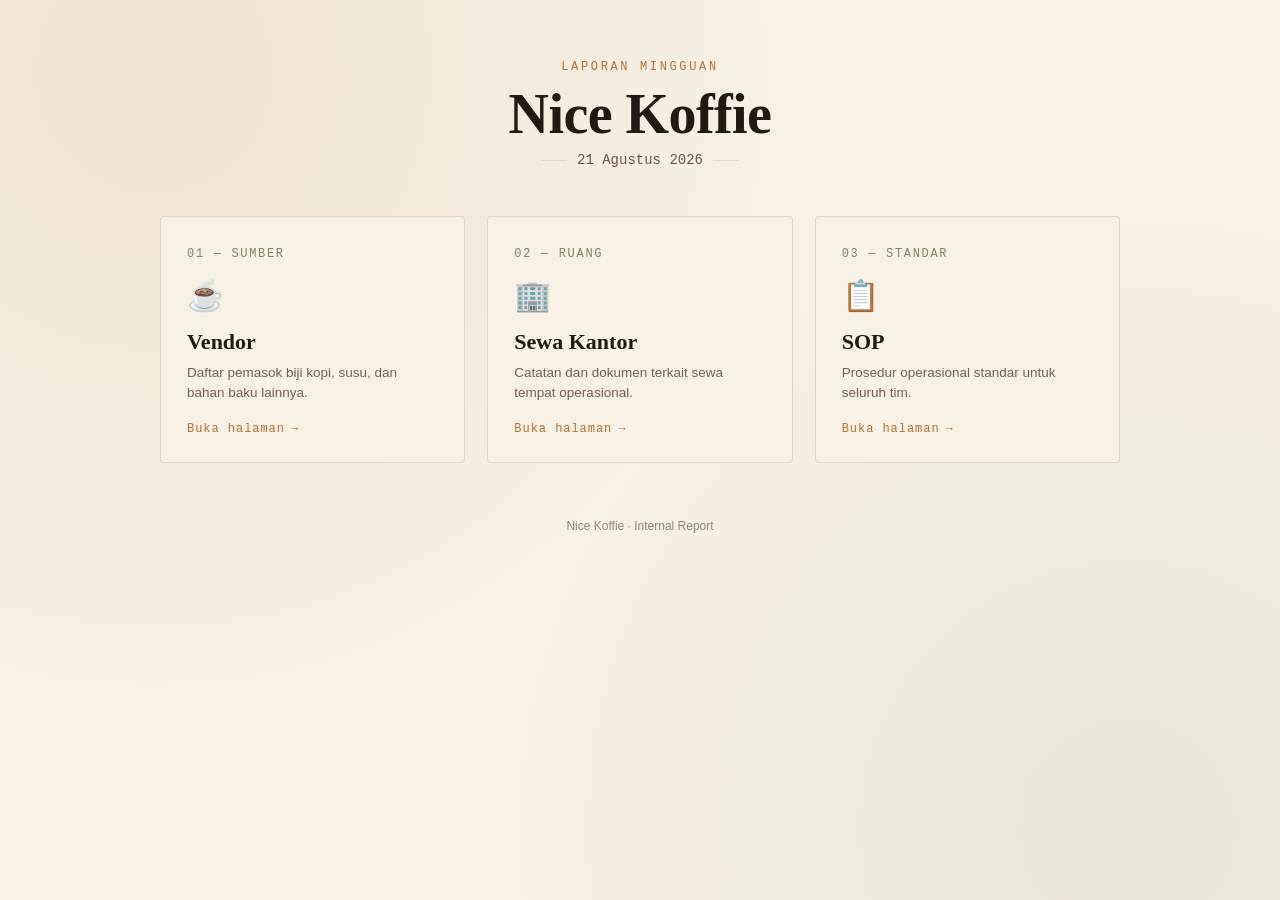
<file: index.html>
<!DOCTYPE html>
<html lang="id">
<head>
<meta charset="UTF-8">
<meta name="viewport" content="width=device-width, initial-scale=1.0">
<title>Nice Koffie — Report 21 Agustus 2026</title>
<style>
  :root{
    --bean-black:#231912;
    --roast:#4a2e1f;
    --crema:#e8d9c3;
    --milk:#f7f1e6;
    --caramel:#b3702f;
    --sage:#7c8567;
    --line: rgba(35,25,18,0.12);
  }

  *{box-sizing:border-box;}
  html,body{margin:0;padding:0;}

  body{
    background:
      radial-gradient(circle at 12% 8%, rgba(179,112,47,0.10), transparent 45%),
      radial-gradient(circle at 88% 92%, rgba(124,133,103,0.10), transparent 45%),
      var(--milk);
    color:var(--bean-black);
    font-family: "Iowan Old Style","Georgia", serif;
    min-height:100vh;
    display:flex;
    flex-direction:column;
    align-items:center;
    padding: 56px 20px 80px;
  }

  .eyebrow{
    font-family: "Courier New", monospace;
    letter-spacing:0.22em;
    text-transform:uppercase;
    font-size:12px;
    color:var(--caramel);
    margin-bottom:14px;
  }

  h1{
    font-size: clamp(34px, 6vw, 56px);
    margin:0 0 6px;
    font-weight:600;
    letter-spacing:-0.01em;
  }

  .date-line{
    display:flex;
    align-items:center;
    gap:10px;
    font-family:"Courier New", monospace;
    font-size:14px;
    color:var(--roast);
    opacity:0.8;
    margin-bottom:48px;
  }
  .date-line::before,
  .date-line::after{
    content:"";
    width:26px;
    height:1px;
    background:var(--line);
  }

  .stamp{
    position:relative;
    text-align:center;
    margin-bottom:8px;
  }

  .ring{
    position:absolute;
    top:-40px;
    right:calc(50% - 220px);
    width:70px;
    height:70px;
    border:2px solid var(--caramel);
    border-radius:50%;
    opacity:0.35;
  }
  @media (max-width:640px){ .ring{ display:none; } }

  .cards{
    display:grid;
    grid-template-columns: repeat(3, minmax(0,1fr));
    gap:22px;
    width:100%;
    max-width:960px;
  }
  @media (max-width:760px){
    .cards{ grid-template-columns: 1fr; max-width:420px; }
  }

  .card{
    position:relative;
    background: var(--milk);
    border:1px solid var(--line);
    border-radius: 4px;
    padding: 30px 26px 26px;
    text-decoration:none;
    color:inherit;
    display:flex;
    flex-direction:column;
    justify-content:space-between;
    min-height:210px;
    overflow:hidden;
    transition: transform 0.35s cubic-bezier(.2,.8,.2,1), box-shadow 0.35s ease, border-color 0.35s ease;
  }

  .card::before{
    content:"";
    position:absolute;
    inset:0;
    background: linear-gradient(160deg, var(--crema) 0%, transparent 55%);
    opacity:0;
    transition: opacity 0.35s ease;
  }

  .card:hover{
    transform: translateY(-6px);
    border-color: var(--caramel);
    box-shadow: 0 18px 34px -18px rgba(74,46,31,0.45);
  }
  .card:hover::before{ opacity:1; }
  .card:focus-visible{
    outline: 2px solid var(--caramel);
    outline-offset: 3px;
  }

  .card .mark{
    font-family:"Courier New", monospace;
    font-size:12px;
    letter-spacing:0.14em;
    text-transform:uppercase;
    color:var(--sage);
    z-index:1;
  }

  .card .icon{
    font-size:30px;
    line-height:1;
    margin: 20px 0 18px;
    z-index:1;
  }

  .card h2{
    font-size:22px;
    margin:0 0 8px;
    font-weight:600;
    z-index:1;
  }

  .card p{
    font-family: "Helvetica Neue", Arial, sans-serif;
    font-size:13.5px;
    line-height:1.5;
    color: var(--roast);
    opacity:0.75;
    margin:0;
    z-index:1;
  }

  .card .go{
    z-index:1;
    margin-top:18px;
    font-family:"Courier New", monospace;
    font-size:12px;
    letter-spacing:0.08em;
    color:var(--caramel);
    display:flex;
    align-items:center;
    gap:6px;
  }
  .card .go .arrow{
    transition: transform 0.3s ease;
  }
  .card:hover .go .arrow{ transform: translateX(4px); }

  footer{
    margin-top:56px;
    font-family:"Helvetica Neue", Arial, sans-serif;
    font-size:12px;
    color:var(--roast);
    opacity:0.55;
    text-align:center;
  }
</style>
</head>
<body>

  <div class="stamp">
    <span class="eyebrow">Laporan Mingguan</span>
  </div>
  <h1>Nice Koffie</h1>
  <div class="date-line">21 Agustus 2026</div>

  <div class="cards">

    <a class="card" href="vendor.html" role="button">
      <span class="mark">01 — Sumber</span>
      <span class="icon">☕</span>
      <div>
        <h2>Vendor</h2>
        <p>Daftar pemasok biji kopi, susu, dan bahan baku lainnya.</p>
      </div>
      <span class="go">Buka halaman <span class="arrow">→</span></span>
    </a>

    <a class="card" href="office.html" role="button">
      <span class="mark">02 — Ruang</span>
      <span class="icon">🏢</span>
      <div>
        <h2>Sewa Kantor</h2>
        <p>Catatan dan dokumen terkait sewa tempat operasional.</p>
      </div>
      <span class="go">Buka halaman <span class="arrow">→</span></span>
    </a>

    <a class="card" href="sop.html" role="button">
      <span class="mark">03 — Standar</span>
      <span class="icon">📋</span>
      <div>
        <h2>SOP</h2>
        <p>Prosedur operasional standar untuk seluruh tim.</p>
      </div>
      <span class="go">Buka halaman <span class="arrow">→</span></span>
    </a>

  </div>

  <footer>Nice Koffie · Internal Report</footer>

</body>
</html>
</file>
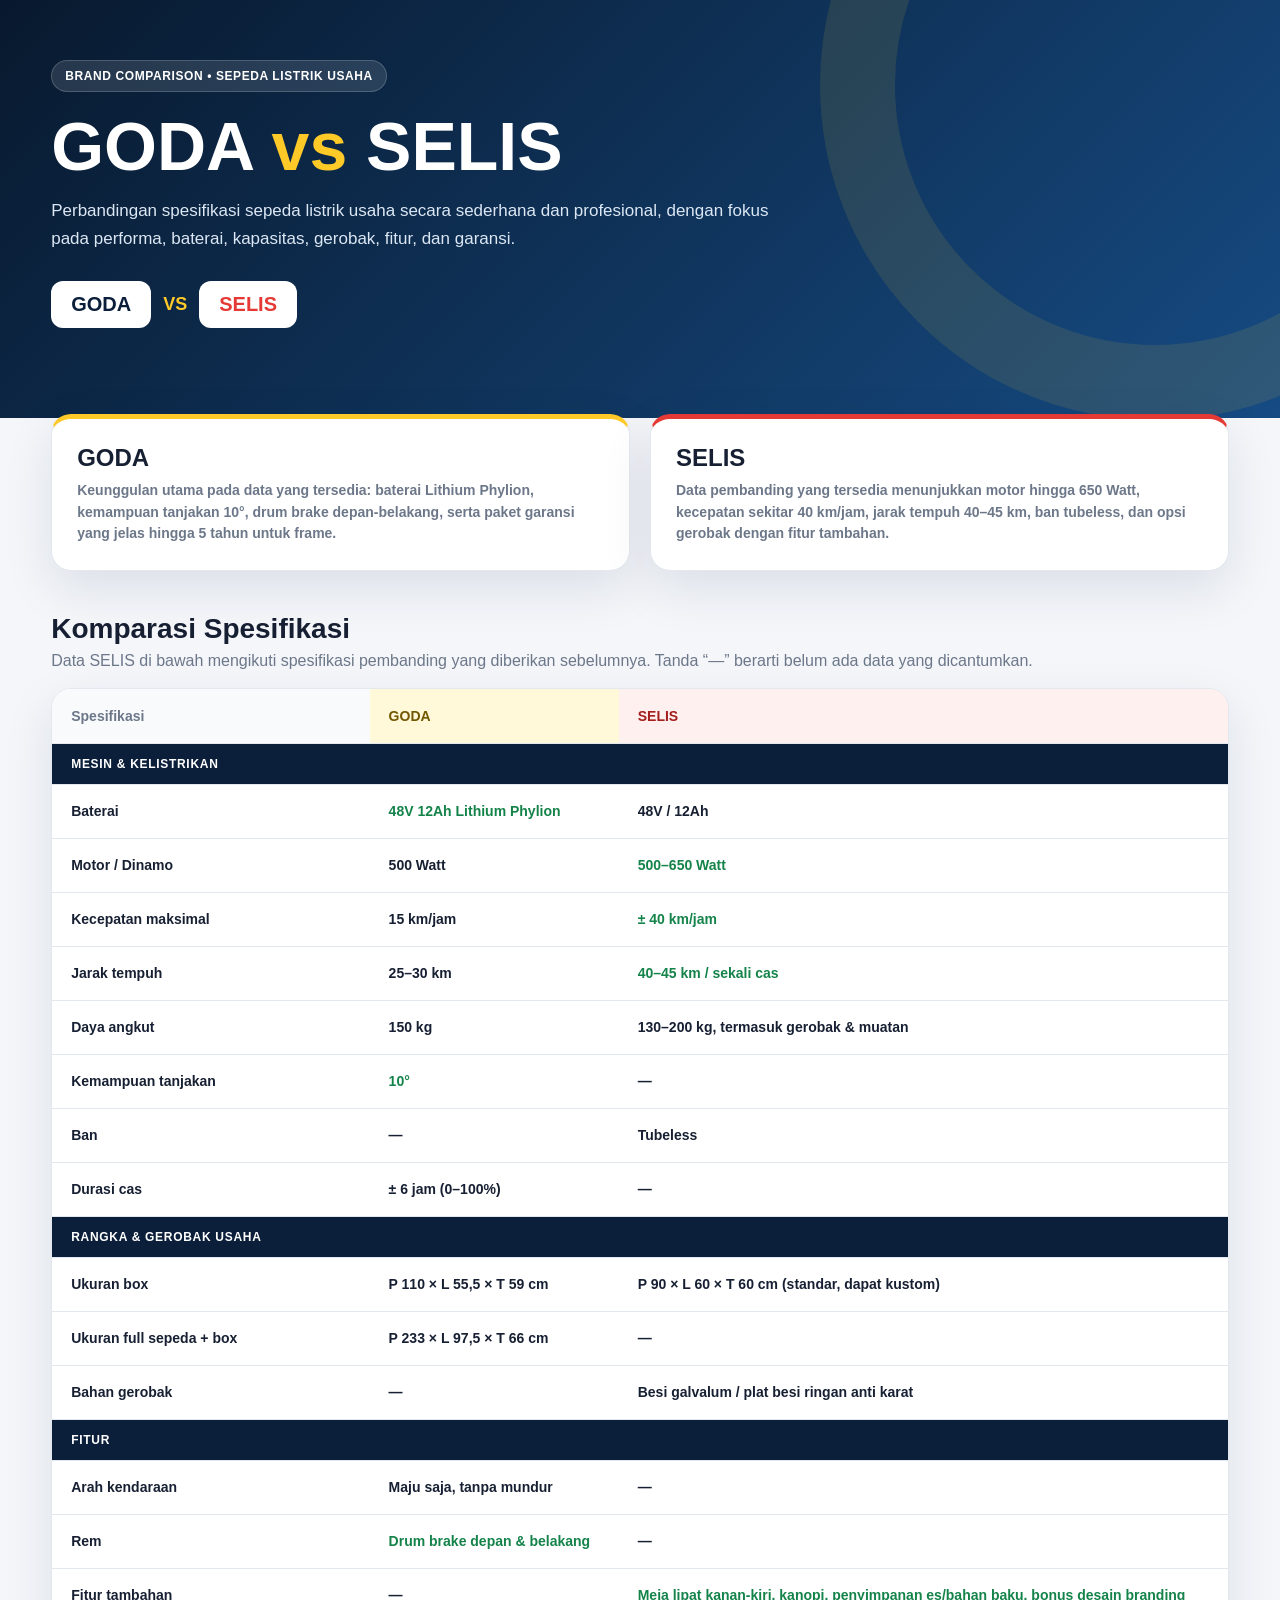
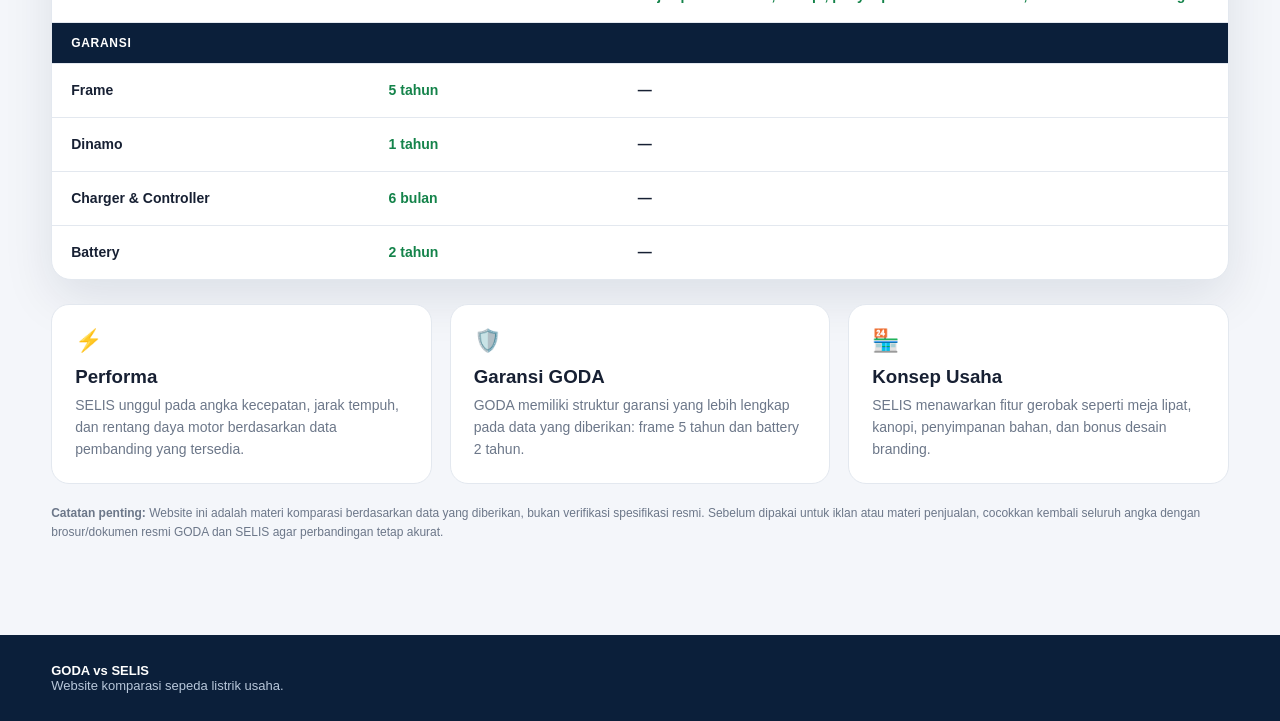
<file: armada.html>
<!DOCTYPE html>
<html lang="id">
<head>
<meta charset="UTF-8">
<meta name="viewport" content="width=device-width, initial-scale=1.0">
<title>GODA vs SELIS — Komparasi Sepeda Listrik Usaha</title>
<style>
:root{
--navy:#0b1f3a;--blue:#1456a0;--yellow:#ffc928;--selis:#e53935;
--bg:#f4f6fa;--text:#172033;--muted:#6c7789;--line:#e3e8ef;--white:#fff;
--green:#14834a;--shadow:0 18px 50px rgba(11,31,58,.10)
}
*{box-sizing:border-box}body{margin:0;background:var(--bg);color:var(--text);
font-family:Inter,Segoe UI,Arial,sans-serif}
.hero{background:linear-gradient(135deg,#08192e,#164b83);color:#fff;padding:60px 0 90px;position:relative;overflow:hidden}
.hero:before{content:"";position:absolute;width:520px;height:520px;border:75px solid rgba(255,201,40,.10);
border-radius:50%;right:-210px;top:-250px}
.container{width:min(1180px,92%);margin:auto;position:relative;z-index:1}
.badge{display:inline-block;padding:8px 13px;border-radius:999px;background:rgba(255,255,255,.12);
border:1px solid rgba(255,255,255,.18);font-size:12px;font-weight:800;letter-spacing:.6px}
h1{font-size:clamp(38px,6vw,68px);line-height:1;margin:20px 0 14px}
.hero p{max-width:720px;color:#dce7f4;line-height:1.65;font-size:17px}
.vs{display:flex;gap:12px;align-items:center;margin-top:28px;flex-wrap:wrap}
.brand{padding:12px 20px;border-radius:12px;background:white;color:var(--navy);font-weight:900;font-size:20px}
.brand.selis{color:var(--selis)}.versus{font-weight:900;color:var(--yellow);font-size:18px}
main{padding:44px 0 80px}
.summary{display:grid;grid-template-columns:1fr 1fr;gap:20px;margin-top:-48px;position:relative}
.summary-card{background:white;border-radius:20px;padding:25px;box-shadow:var(--shadow);border:1px solid var(--line)}
.summary-card.goda{border-top:5px solid var(--yellow)}.summary-card.selis{border-top:5px solid var(--selis)}
.summary-card h2{margin:0 0 8px}.summary-card p{margin:0;color:var(--muted);line-height:1.55;font-size:14px}
.section{margin-top:42px}.section h2{font-size:28px;margin:0 0 7px}.section>p{color:var(--muted);margin:0 0 18px}
.table-wrap{background:white;border:1px solid var(--line);border-radius:20px;overflow:hidden;box-shadow:var(--shadow)}
table{width:100%;border-collapse:collapse}
thead th{padding:19px;text-align:left;background:#f8fafc;border-bottom:1px solid var(--line);font-size:14px;color:var(--muted)}
thead th:nth-child(2){background:#fff8d9;color:#725800}.selis-head{background:#fff0f0!important;color:#a51f1f!important}
tbody td{padding:16px 19px;border-bottom:1px solid var(--line);line-height:1.5;font-size:14px;vertical-align:top}
tbody tr:last-child td{border-bottom:0}tbody td:first-child{font-weight:800;width:27%}
.goda{font-weight:700}.selis{font-weight:700}.win{color:var(--green)}
.group td{background:var(--navy);color:white!important;text-transform:uppercase;font-weight:900!important;
letter-spacing:.7px;font-size:12px;padding:11px 19px}
.cards{display:grid;grid-template-columns:repeat(3,1fr);gap:18px;margin-top:24px}
.card{background:#fff;border:1px solid var(--line);border-radius:18px;padding:23px}
.icon{font-size:22px;margin-bottom:12px}.card h3{margin:0 0 7px}.card p{margin:0;color:var(--muted);font-size:14px;line-height:1.55}
.note{font-size:12px;color:var(--muted);line-height:1.6;margin-top:20px}
footer{background:var(--navy);color:#b8c7da;padding:28px 0;font-size:13px}
footer strong{color:#fff}
@media(max-width:760px){.summary,.cards{grid-template-columns:1fr}.table-wrap{overflow-x:auto}table{min-width:760px}.hero{padding-top:45px}}
</style>
</head>
<body>

<header class="hero">
<div class="container">
<span class="badge">BRAND COMPARISON • SEPEDA LISTRIK USAHA</span>
<h1>GODA <span style="color:var(--yellow)">vs</span> SELIS</h1>
<p>Perbandingan spesifikasi sepeda listrik usaha secara sederhana dan profesional, dengan fokus pada performa, baterai, kapasitas, gerobak, fitur, dan garansi.</p>
<div class="vs"><span class="brand">GODA</span><span class="versus">VS</span><span class="brand selis">SELIS</span></div>
</div>
</header>

<main>
<div class="container">

<div class="summary">
<div class="summary-card goda">
<h2>GODA</h2>
<p>Keunggulan utama pada data yang tersedia: baterai Lithium Phylion, kemampuan tanjakan 10°, drum brake depan-belakang, serta paket garansi yang jelas hingga 5 tahun untuk frame.</p>
</div>
<div class="summary-card selis">
<h2>SELIS</h2>
<p>Data pembanding yang tersedia menunjukkan motor hingga 650 Watt, kecepatan sekitar 40 km/jam, jarak tempuh 40–45 km, ban tubeless, dan opsi gerobak dengan fitur tambahan.</p>
</div>
</div>

<section class="section">
<h2>Komparasi Spesifikasi</h2>
<p>Data SELIS di bawah mengikuti spesifikasi pembanding yang diberikan sebelumnya. Tanda “—” berarti belum ada data yang dicantumkan.</p>

<div class="table-wrap">
<table>
<thead><tr><th>Spesifikasi</th><th>GODA</th><th class="selis-head">SELIS</th></tr></thead>
<tbody>

<tr class="group"><td colspan="3">MESIN & KELISTRIKAN</td></tr>
<tr><td>Baterai</td><td class="goda win">48V 12Ah Lithium Phylion</td><td class="selis">48V / 12Ah</td></tr>
<tr><td>Motor / Dinamo</td><td class="goda">500 Watt</td><td class="selis win">500–650 Watt</td></tr>
<tr><td>Kecepatan maksimal</td><td class="goda">15 km/jam</td><td class="selis win">± 40 km/jam</td></tr>
<tr><td>Jarak tempuh</td><td class="goda">25–30 km</td><td class="selis win">40–45 km / sekali cas</td></tr>
<tr><td>Daya angkut</td><td class="goda">150 kg</td><td class="selis">130–200 kg, termasuk gerobak & muatan</td></tr>
<tr><td>Kemampuan tanjakan</td><td class="goda win">10°</td><td class="selis">—</td></tr>
<tr><td>Ban</td><td class="goda">—</td><td class="selis">Tubeless</td></tr>
<tr><td>Durasi cas</td><td class="goda">± 6 jam (0–100%)</td><td class="selis">—</td></tr>

<tr class="group"><td colspan="3">RANGKA & GEROBak USAHA</td></tr>
<tr><td>Ukuran box</td><td class="goda">P 110 × L 55,5 × T 59 cm</td><td class="selis">P 90 × L 60 × T 60 cm (standar, dapat kustom)</td></tr>
<tr><td>Ukuran full sepeda + box</td><td class="goda">P 233 × L 97,5 × T 66 cm</td><td class="selis">—</td></tr>
<tr><td>Bahan gerobak</td><td class="goda">—</td><td class="selis">Besi galvalum / plat besi ringan anti karat</td></tr>

<tr class="group"><td colspan="3">FITUR</td></tr>
<tr><td>Arah kendaraan</td><td class="goda">Maju saja, tanpa mundur</td><td class="selis">—</td></tr>
<tr><td>Rem</td><td class="goda win">Drum brake depan & belakang</td><td class="selis">—</td></tr>
<tr><td>Fitur tambahan</td><td class="goda">—</td><td class="selis win">Meja lipat kanan-kiri, kanopi, penyimpanan es/bahan baku, bonus desain branding</td></tr>

<tr class="group"><td colspan="3">GARANSI</td></tr>
<tr><td>Frame</td><td class="goda win">5 tahun</td><td class="selis">—</td></tr>
<tr><td>Dinamo</td><td class="goda win">1 tahun</td><td class="selis">—</td></tr>
<tr><td>Charger & Controller</td><td class="goda win">6 bulan</td><td class="selis">—</td></tr>
<tr><td>Battery</td><td class="goda win">2 tahun</td><td class="selis">—</td></tr>

</tbody>
</table>
</div>
</section>

<div class="cards">
<div class="card"><div class="icon">⚡</div><h3>Performa</h3><p>SELIS unggul pada angka kecepatan, jarak tempuh, dan rentang daya motor berdasarkan data pembanding yang tersedia.</p></div>
<div class="card"><div class="icon">🛡️</div><h3>Garansi GODA</h3><p>GODA memiliki struktur garansi yang lebih lengkap pada data yang diberikan: frame 5 tahun dan battery 2 tahun.</p></div>
<div class="card"><div class="icon">🏪</div><h3>Konsep Usaha</h3><p>SELIS menawarkan fitur gerobak seperti meja lipat, kanopi, penyimpanan bahan, dan bonus desain branding.</p></div>
</div>

<p class="note"><strong>Catatan penting:</strong> Website ini adalah materi komparasi berdasarkan data yang diberikan, bukan verifikasi spesifikasi resmi. Sebelum dipakai untuk iklan atau materi penjualan, cocokkan kembali seluruh angka dengan brosur/dokumen resmi GODA dan SELIS agar perbandingan tetap akurat.</p>

</div>
</main>

<footer><div class="container"><strong>GODA vs SELIS</strong><br>Website komparasi sepeda listrik usaha.</div></footer>
</body>
</html>
</file>
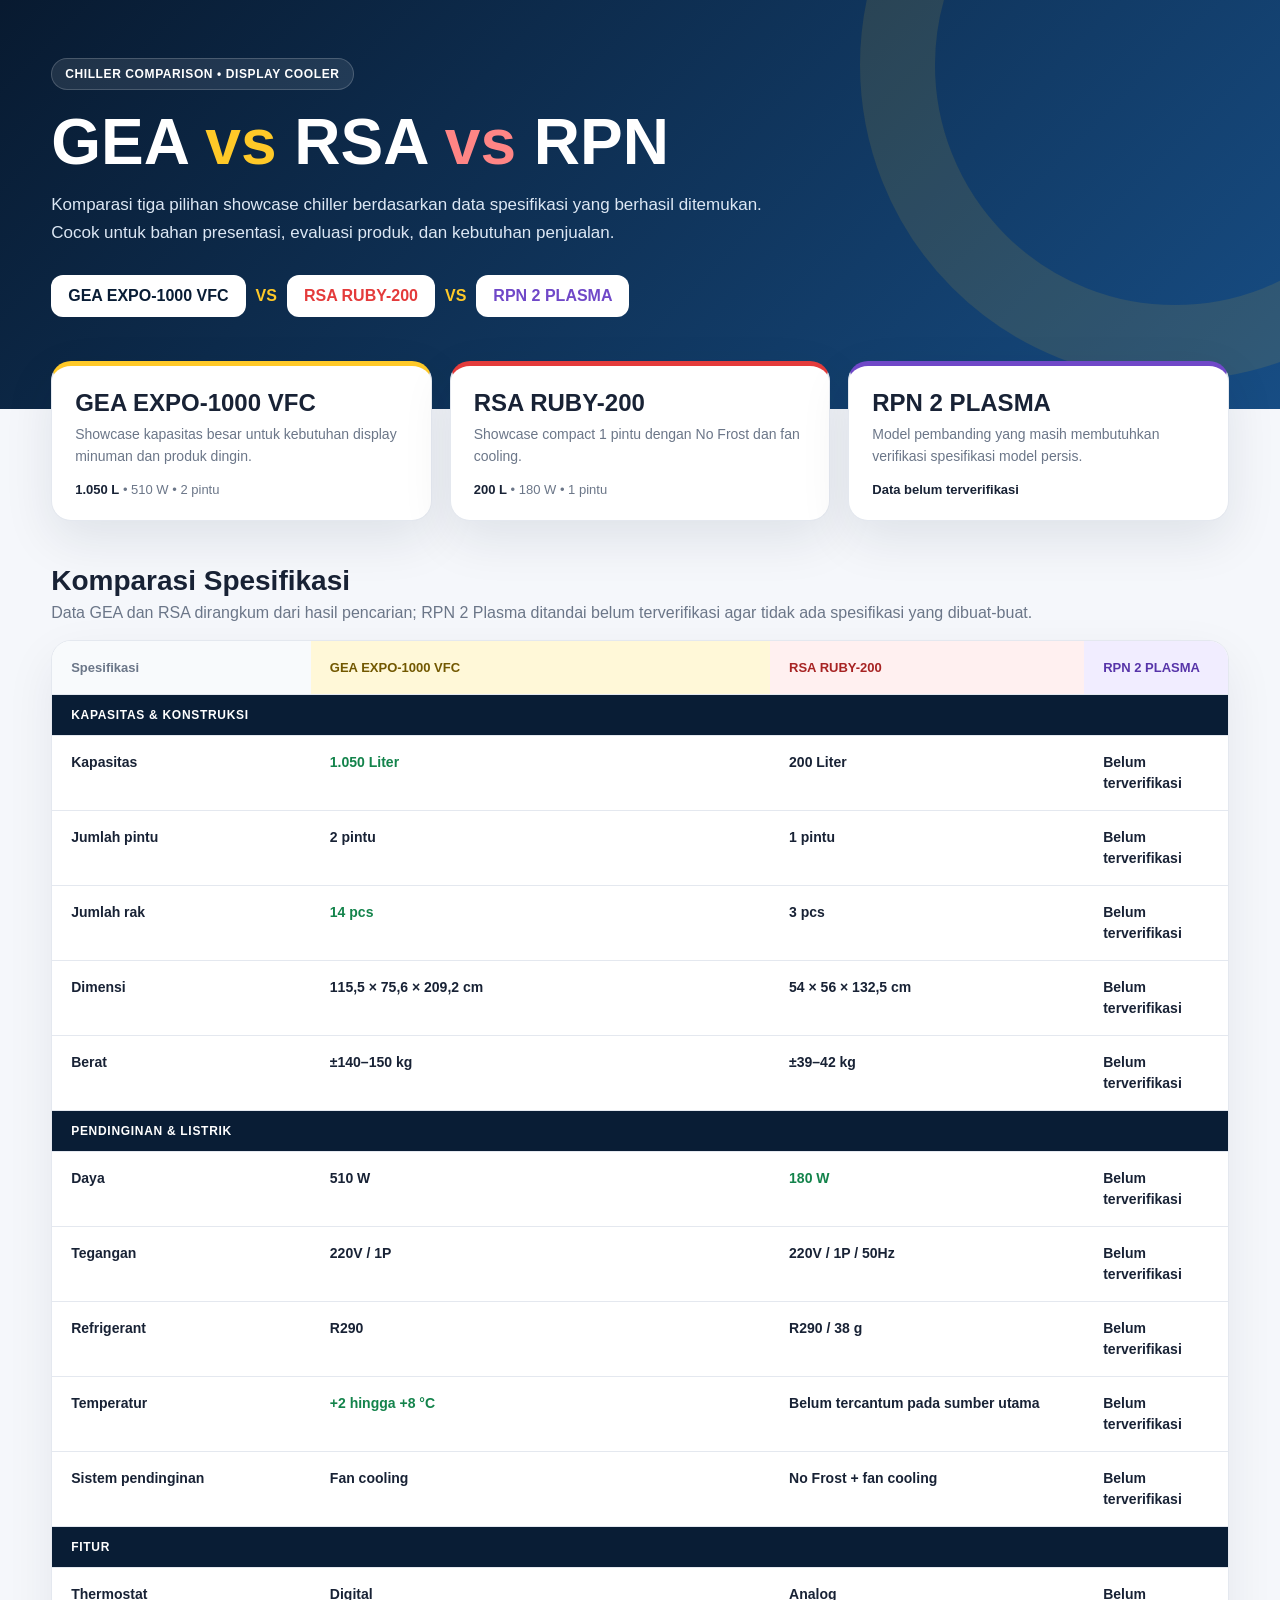
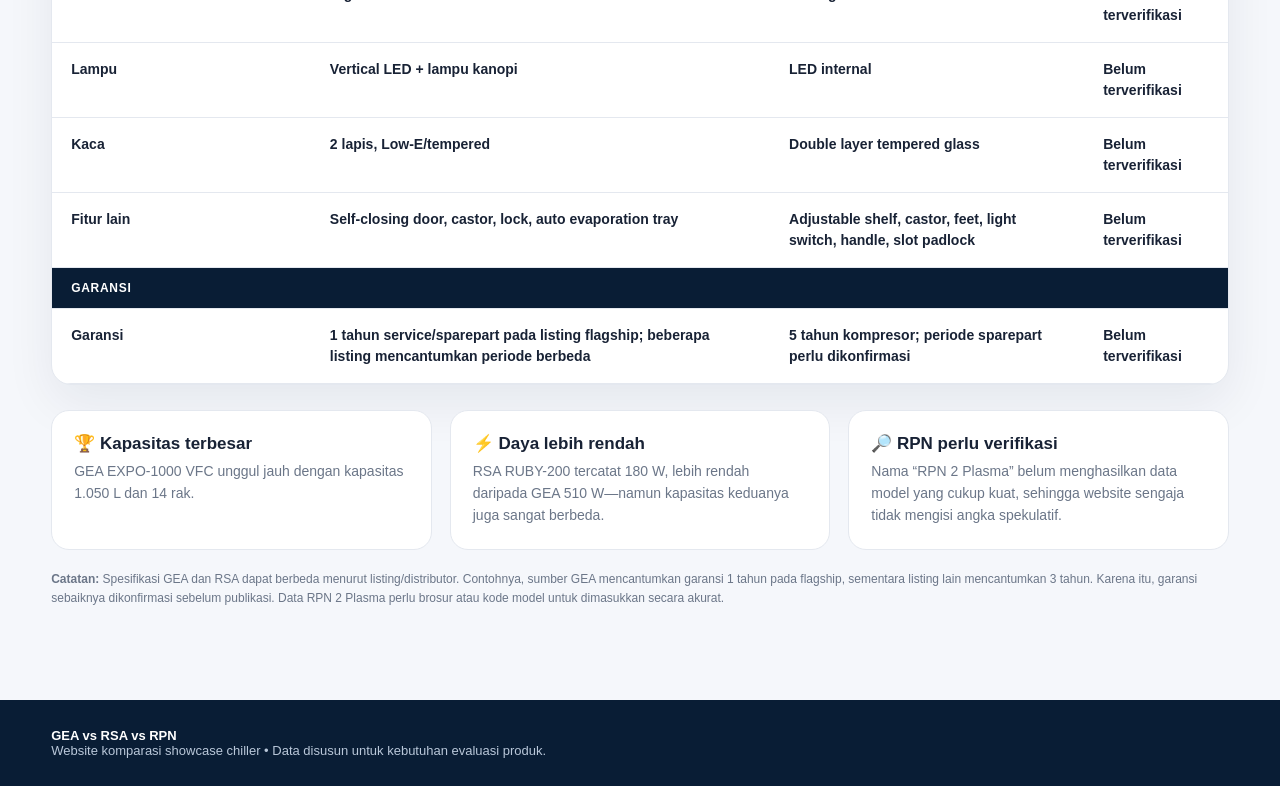
<file: Chiler.html>
<!doctype html>
<html lang="id">
<head>
<meta charset="utf-8"><meta name="viewport" content="width=device-width,initial-scale=1">
<title>Komparasi Chiller | GEA vs RSA vs RPN</title>
<style>
:root{--navy:#091d35;--blue:#1456a0;--yellow:#ffc928;--red:#e43b3b;--purple:#7048c8;--bg:#f5f7fb;--text:#182235;--muted:#6b7688;--line:#e4e8ef;--green:#13834b}
*{box-sizing:border-box}body{margin:0;font-family:Inter,Segoe UI,Arial,sans-serif;background:var(--bg);color:var(--text)}
.hero{background:linear-gradient(135deg,#081a30,#174d84);color:#fff;padding:58px 0 92px;position:relative;overflow:hidden}.hero:after{content:"";position:absolute;width:480px;height:480px;border:75px solid rgba(255,201,40,.11);border-radius:50%;right:-210px;top:-250px}
.container{width:min(1180px,92%);margin:auto;position:relative;z-index:1}.badge{display:inline-block;padding:8px 13px;border-radius:999px;background:#ffffff18;border:1px solid #ffffff2e;font-size:12px;font-weight:800;letter-spacing:.6px}
h1{font-size:clamp(36px,5.5vw,64px);line-height:1;margin:20px 0 15px}.hero p{max-width:760px;color:#dce7f4;line-height:1.65;font-size:17px}
.brands{display:flex;align-items:center;gap:10px;margin-top:28px;flex-wrap:wrap}.pill{background:#fff;color:var(--navy);padding:12px 17px;border-radius:12px;font-weight:900}.pill.rsa{color:var(--red)}.pill.rpn{color:var(--purple)}.vs{color:var(--yellow);font-weight:900}
main{padding:0 0 80px}.cards{display:grid;grid-template-columns:repeat(3,1fr);gap:18px;margin-top:-48px;position:relative}.card{background:#fff;border-radius:20px;padding:23px;box-shadow:0 18px 50px #0b1f3a18;border:1px solid var(--line);border-top:5px solid var(--yellow)}.card.rsa{border-top-color:var(--red)}.card.rpn{border-top-color:var(--purple)}.card h2{margin:0 0 7px}.card p{margin:0;color:var(--muted);font-size:14px;line-height:1.55}.mini{margin-top:15px;font-size:13px;color:var(--muted)}.mini strong{color:var(--text)}
section{margin-top:44px}section h2{margin:0 0 7px;font-size:28px}section>p{margin:0 0 18px;color:var(--muted)}
.table-wrap{background:#fff;border:1px solid var(--line);border-radius:20px;overflow:auto;box-shadow:0 18px 50px #0b1f3a12}table{border-collapse:collapse;width:100%;min-width:900px}th{padding:19px;text-align:left;background:#f8fafc;color:var(--muted);font-size:13px;border-bottom:1px solid var(--line)}th:nth-child(2){background:#fff8d8;color:#725800}th:nth-child(3){background:#fff0f0;color:#a72323}th:nth-child(4){background:#f1edff;color:#5734a9}td{padding:16px 19px;border-bottom:1px solid var(--line);font-size:14px;line-height:1.5;vertical-align:top}td:first-child{font-weight:800;width:22%}.g{font-weight:700}.r{font-weight:700}.p{font-weight:700}.win{color:var(--green)}.group td{background:var(--navy);color:#fff;font-weight:900;text-transform:uppercase;letter-spacing:.7px;font-size:12px;padding:11px 19px}
.highlights{display:grid;grid-template-columns:repeat(3,1fr);gap:18px;margin-top:25px}.highlight{background:#fff;border:1px solid var(--line);border-radius:18px;padding:22px}.highlight b{display:block;font-size:17px;margin-bottom:7px}.highlight span{font-size:14px;color:var(--muted);line-height:1.55}
.note{font-size:12px;color:var(--muted);line-height:1.6;margin-top:20px}footer{background:var(--navy);color:#b9c7d9;padding:28px 0;font-size:13px}footer strong{color:#fff}
@media(max-width:780px){.cards,.highlights{grid-template-columns:1fr}.hero{padding-top:45px}}
</style>
</head>
<body>
<header class="hero"><div class="container">
<span class="badge">CHILLER COMPARISON • DISPLAY COOLER</span>
<h1>GEA <span style="color:var(--yellow)">vs</span> RSA <span style="color:#ff8585">vs</span> RPN</h1>
<p>Komparasi tiga pilihan showcase chiller berdasarkan data spesifikasi yang berhasil ditemukan. Cocok untuk bahan presentasi, evaluasi produk, dan kebutuhan penjualan.</p>
<div class="brands"><span class="pill">GEA EXPO-1000 VFC</span><span class="vs">VS</span><span class="pill rsa">RSA RUBY-200</span><span class="vs">VS</span><span class="pill rpn">RPN 2 PLASMA</span></div>
</div></header>

<main><div class="container">
<div class="cards">
<div class="card"><h2>GEA EXPO-1000 VFC</h2><p>Showcase kapasitas besar untuk kebutuhan display minuman dan produk dingin.</p><div class="mini"><strong>1.050 L</strong> • 510 W • 2 pintu</div></div>
<div class="card rsa"><h2>RSA RUBY-200</h2><p>Showcase compact 1 pintu dengan No Frost dan fan cooling.</p><div class="mini"><strong>200 L</strong> • 180 W • 1 pintu</div></div>
<div class="card rpn"><h2>RPN 2 PLASMA</h2><p>Model pembanding yang masih membutuhkan verifikasi spesifikasi model persis.</p><div class="mini"><strong>Data belum terverifikasi</strong></div></div>
</div>

<section><h2>Komparasi Spesifikasi</h2><p>Data GEA dan RSA dirangkum dari hasil pencarian; RPN 2 Plasma ditandai belum terverifikasi agar tidak ada spesifikasi yang dibuat-buat.</p>
<div class="table-wrap"><table>
<thead><tr><th>Spesifikasi</th><th>GEA EXPO-1000 VFC</th><th>RSA RUBY-200</th><th>RPN 2 PLASMA</th></tr></thead>
<tbody>
<tr class="group"><td colspan="4">KAPASITAS & KONSTRUKSI</td></tr>
<tr><td>Kapasitas</td><td class="g win">1.050 Liter</td><td class="r">200 Liter</td><td class="p">Belum terverifikasi</td></tr>
<tr><td>Jumlah pintu</td><td class="g">2 pintu</td><td class="r">1 pintu</td><td class="p">Belum terverifikasi</td></tr>
<tr><td>Jumlah rak</td><td class="g win">14 pcs</td><td class="r">3 pcs</td><td class="p">Belum terverifikasi</td></tr>
<tr><td>Dimensi</td><td class="g">115,5 × 75,6 × 209,2 cm</td><td class="r">54 × 56 × 132,5 cm</td><td class="p">Belum terverifikasi</td></tr>
<tr><td>Berat</td><td class="g">±140–150 kg</td><td class="r">±39–42 kg</td><td class="p">Belum terverifikasi</td></tr>

<tr class="group"><td colspan="4">PENDINGINAN & LISTRIK</td></tr>
<tr><td>Daya</td><td class="g">510 W</td><td class="r win">180 W</td><td class="p">Belum terverifikasi</td></tr>
<tr><td>Tegangan</td><td class="g">220V / 1P</td><td class="r">220V / 1P / 50Hz</td><td class="p">Belum terverifikasi</td></tr>
<tr><td>Refrigerant</td><td class="g">R290</td><td class="r">R290 / 38 g</td><td class="p">Belum terverifikasi</td></tr>
<tr><td>Temperatur</td><td class="g win">+2 hingga +8 °C</td><td class="r">Belum tercantum pada sumber utama</td><td class="p">Belum terverifikasi</td></tr>
<tr><td>Sistem pendinginan</td><td class="g">Fan cooling</td><td class="r">No Frost + fan cooling</td><td class="p">Belum terverifikasi</td></tr>

<tr class="group"><td colspan="4">FITUR</td></tr>
<tr><td>Thermostat</td><td class="g">Digital</td><td class="r">Analog</td><td class="p">Belum terverifikasi</td></tr>
<tr><td>Lampu</td><td class="g">Vertical LED + lampu kanopi</td><td class="r">LED internal</td><td class="p">Belum terverifikasi</td></tr>
<tr><td>Kaca</td><td class="g">2 lapis, Low-E/tempered</td><td class="r">Double layer tempered glass</td><td class="p">Belum terverifikasi</td></tr>
<tr><td>Fitur lain</td><td class="g">Self-closing door, castor, lock, auto evaporation tray</td><td class="r">Adjustable shelf, castor, feet, light switch, handle, slot padlock</td><td class="p">Belum terverifikasi</td></tr>

<tr class="group"><td colspan="4">GARANSI</td></tr>
<tr><td>Garansi</td><td class="g">1 tahun service/sparepart pada listing flagship; beberapa listing mencantumkan periode berbeda</td><td class="r">5 tahun kompresor; periode sparepart perlu dikonfirmasi</td><td class="p">Belum terverifikasi</td></tr>
</tbody></table></div></section>

<div class="highlights">
<div class="highlight"><b>🏆 Kapasitas terbesar</b><span>GEA EXPO-1000 VFC unggul jauh dengan kapasitas 1.050 L dan 14 rak.</span></div>
<div class="highlight"><b>⚡ Daya lebih rendah</b><span>RSA RUBY-200 tercatat 180 W, lebih rendah daripada GEA 510 W—namun kapasitas keduanya juga sangat berbeda.</span></div>
<div class="highlight"><b>🔎 RPN perlu verifikasi</b><span>Nama “RPN 2 Plasma” belum menghasilkan data model yang cukup kuat, sehingga website sengaja tidak mengisi angka spekulatif.</span></div>
</div>
<p class="note"><strong>Catatan:</strong> Spesifikasi GEA dan RSA dapat berbeda menurut listing/distributor. Contohnya, sumber GEA mencantumkan garansi 1 tahun pada flagship, sementara listing lain mencantumkan 3 tahun. Karena itu, garansi sebaiknya dikonfirmasi sebelum publikasi. Data RPN 2 Plasma perlu brosur atau kode model untuk dimasukkan secara akurat.</p>
</div></main>
<footer><div class="container"><strong>GEA vs RSA vs RPN</strong><br>Website komparasi showcase chiller • Data disusun untuk kebutuhan evaluasi produk.</div></footer>
</body></html>
</file>
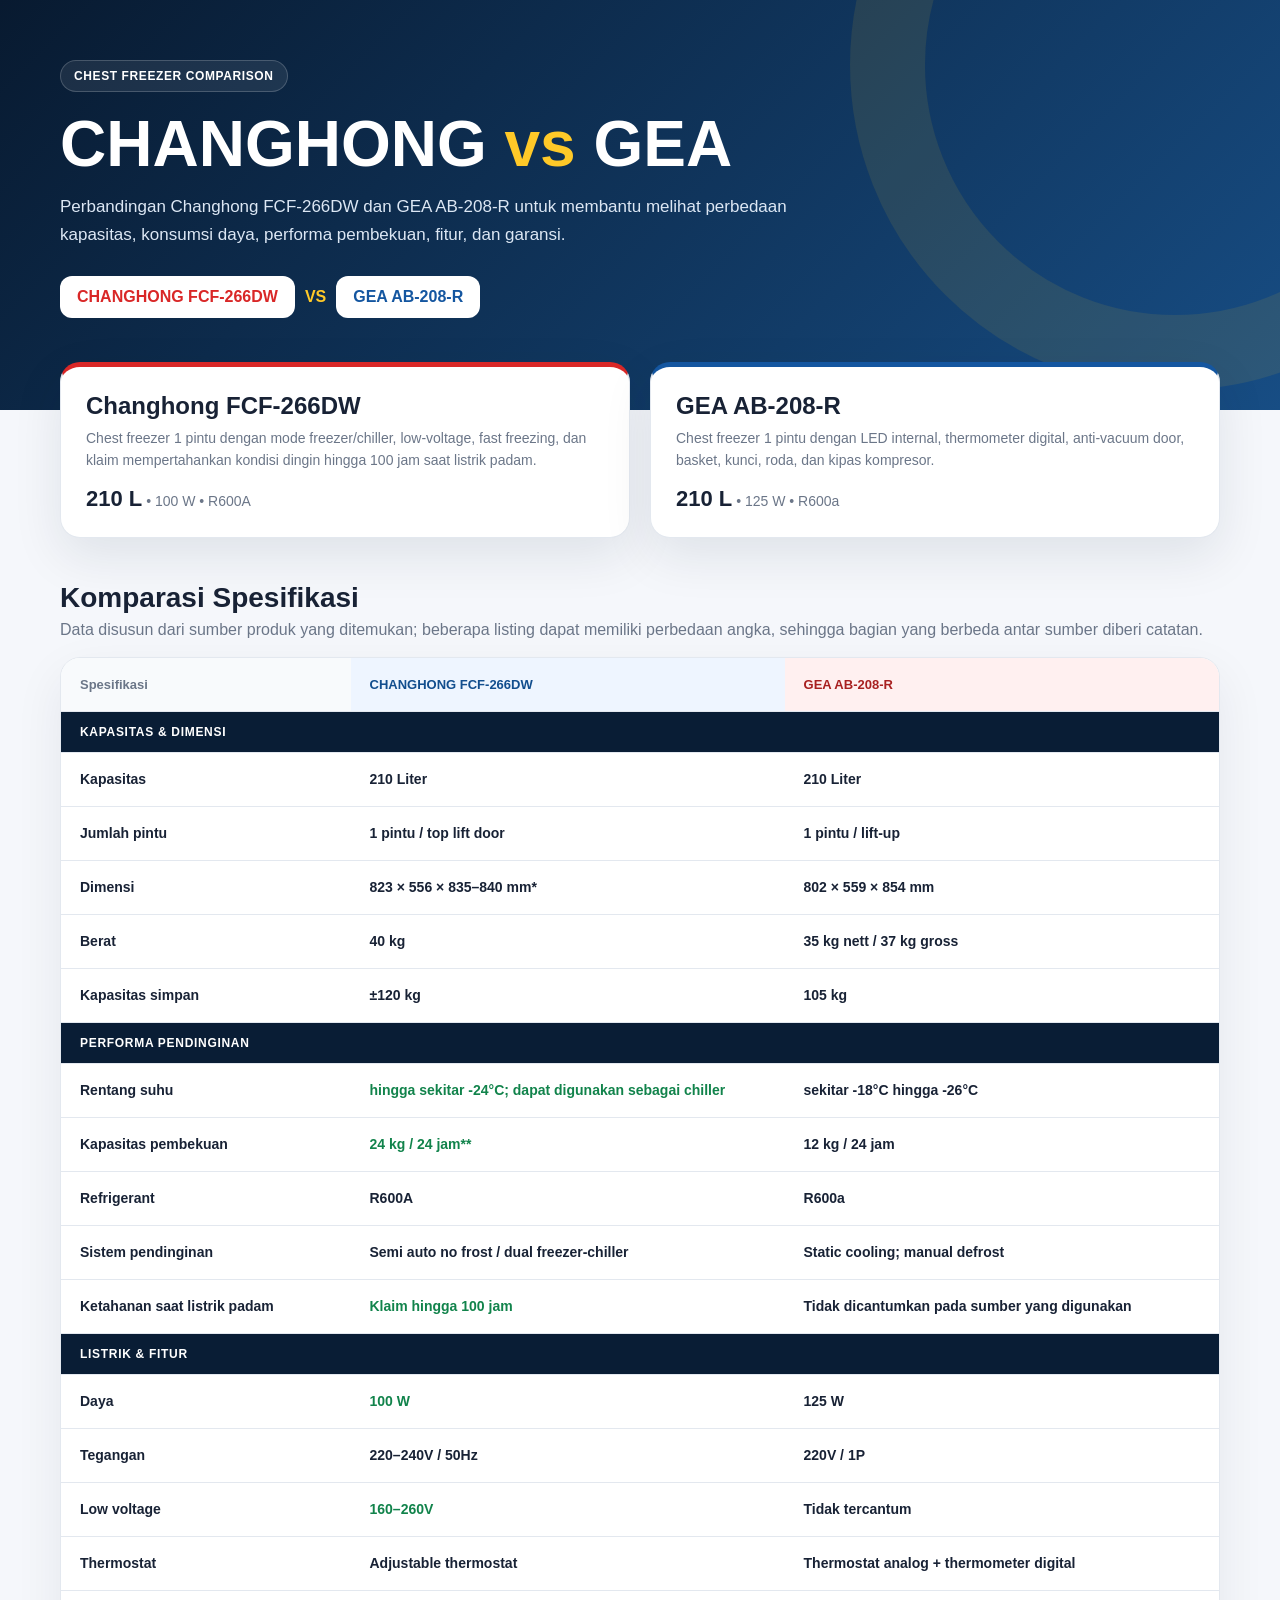
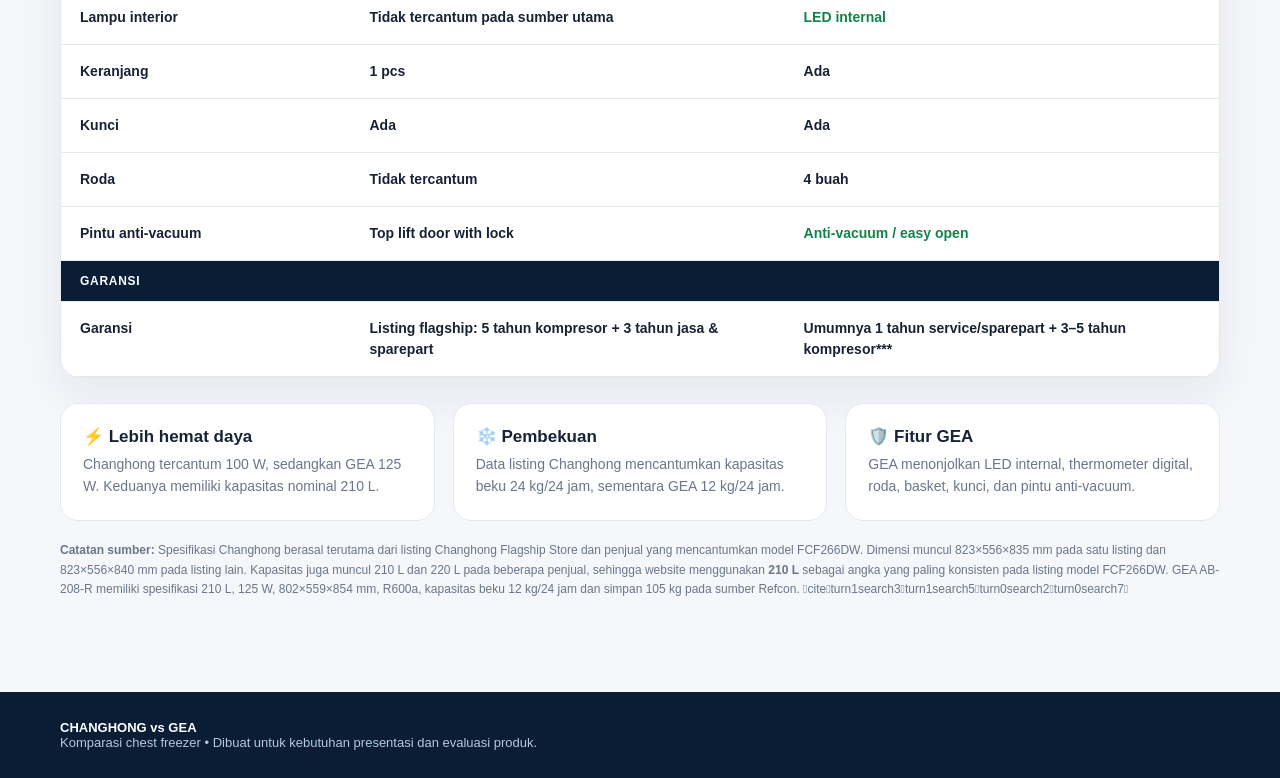
<file: Frezzer.html>
<!doctype html>
<html lang="id">
<head>
<meta charset="utf-8"><meta name="viewport" content="width=device-width,initial-scale=1">
<title>Changhong FCF-266DW vs GEA AB-208-R</title>
<style>
:root{--navy:#091d35;--blue:#1456a0;--red:#d92727;--yellow:#ffc928;--bg:#f5f7fb;--text:#182235;--muted:#6b7688;--line:#e3e8ef;--green:#11834b}
*{box-sizing:border-box}body{margin:0;background:var(--bg);color:var(--text);font-family:Inter,Segoe UI,Arial,sans-serif}
.hero{background:linear-gradient(135deg,#081a30,#174d84);color:#fff;padding:60px 0 92px;position:relative;overflow:hidden}.hero:after{content:"";position:absolute;width:500px;height:500px;border:75px solid #ffc92818;border-radius:50%;right:-220px;top:-260px}
.container{width:min(1160px,92%);margin:auto;position:relative;z-index:1}.badge{display:inline-block;padding:8px 13px;border:1px solid #ffffff30;background:#ffffff14;border-radius:999px;font-size:12px;font-weight:800;letter-spacing:.6px}
h1{font-size:clamp(36px,5.5vw,64px);line-height:1;margin:20px 0 15px}.hero p{max-width:750px;color:#dce7f4;line-height:1.65;font-size:17px}.brands{display:flex;align-items:center;gap:10px;flex-wrap:wrap;margin-top:27px}.pill{background:#fff;color:var(--red);padding:12px 17px;border-radius:12px;font-weight:900}.pill.gea{color:var(--blue)}.vs{font-weight:900;color:var(--yellow)}
main{padding-bottom:80px}.cards{display:grid;grid-template-columns:1fr 1fr;gap:20px;margin-top:-48px}.card{background:#fff;border:1px solid var(--line);border-radius:20px;padding:25px;box-shadow:0 18px 50px #0b1f3a18;border-top:5px solid var(--red)}.card.gea{border-top-color:var(--blue)}.card h2{margin:0 0 8px}.card p{color:var(--muted);font-size:14px;line-height:1.55;margin:0}.metric{margin-top:15px;font-size:14px;color:var(--muted)}.metric strong{font-size:22px;color:var(--text)}
section{margin-top:44px}section h2{font-size:28px;margin:0 0 7px}section>p{color:var(--muted);margin:0 0 18px}
.table-wrap{background:#fff;border:1px solid var(--line);border-radius:20px;overflow:auto;box-shadow:0 18px 50px #0b1f3a12}table{border-collapse:collapse;width:100%;min-width:760px}th{padding:19px;text-align:left;background:#f8fafc;color:var(--muted);font-size:13px;border-bottom:1px solid var(--line)}th:nth-child(2){background:#eef5ff;color:#124e8e}th:nth-child(3){background:#fff0f0;color:#a82020}td{padding:16px 19px;border-bottom:1px solid var(--line);font-size:14px;line-height:1.5;vertical-align:top}td:first-child{font-weight:800;width:25%}.g{font-weight:700}.c{font-weight:700}.win{color:var(--green)}.group td{background:var(--navy);color:#fff;font-weight:900;text-transform:uppercase;letter-spacing:.7px;font-size:12px;padding:11px 19px}
.highlights{display:grid;grid-template-columns:repeat(3,1fr);gap:18px;margin-top:25px}.highlight{background:#fff;border:1px solid var(--line);border-radius:18px;padding:22px}.highlight b{display:block;font-size:17px;margin-bottom:7px}.highlight span{font-size:14px;color:var(--muted);line-height:1.55}
.note{font-size:12px;color:var(--muted);line-height:1.65;margin-top:20px}footer{background:var(--navy);color:#b9c7d9;padding:28px 0;font-size:13px}footer strong{color:#fff}
@media(max-width:760px){.cards,.highlights{grid-template-columns:1fr}.hero{padding-top:45px}}
</style>
</head>
<body>
<header class="hero"><div class="container">
<span class="badge">CHEST FREEZER COMPARISON</span>
<h1>CHANGHONG <span style="color:var(--yellow)">vs</span> GEA</h1>
<p>Perbandingan Changhong FCF-266DW dan GEA AB-208-R untuk membantu melihat perbedaan kapasitas, konsumsi daya, performa pembekuan, fitur, dan garansi.</p>
<div class="brands"><span class="pill">CHANGHONG FCF-266DW</span><span class="vs">VS</span><span class="pill gea">GEA AB-208-R</span></div>
</div></header>

<main><div class="container">
<div class="cards">
<div class="card"><h2>Changhong FCF-266DW</h2><p>Chest freezer 1 pintu dengan mode freezer/chiller, low-voltage, fast freezing, dan klaim mempertahankan kondisi dingin hingga 100 jam saat listrik padam.</p><div class="metric"><strong>210 L</strong> • 100 W • R600A</div></div>
<div class="card gea"><h2>GEA AB-208-R</h2><p>Chest freezer 1 pintu dengan LED internal, thermometer digital, anti-vacuum door, basket, kunci, roda, dan kipas kompresor.</p><div class="metric"><strong>210 L</strong> • 125 W • R600a</div></div>
</div>

<section><h2>Komparasi Spesifikasi</h2><p>Data disusun dari sumber produk yang ditemukan; beberapa listing dapat memiliki perbedaan angka, sehingga bagian yang berbeda antar sumber diberi catatan.</p>
<div class="table-wrap"><table>
<thead><tr><th>Spesifikasi</th><th>CHANGHONG FCF-266DW</th><th>GEA AB-208-R</th></tr></thead>
<tbody>
<tr class="group"><td colspan="3">KAPASITAS & DIMENSI</td></tr>
<tr><td>Kapasitas</td><td class="c">210 Liter</td><td class="g">210 Liter</td></tr>
<tr><td>Jumlah pintu</td><td class="c">1 pintu / top lift door</td><td class="g">1 pintu / lift-up</td></tr>
<tr><td>Dimensi</td><td class="c">823 × 556 × 835–840 mm*</td><td class="g">802 × 559 × 854 mm</td></tr>
<tr><td>Berat</td><td class="c">40 kg</td><td class="g">35 kg nett / 37 kg gross</td></tr>
<tr><td>Kapasitas simpan</td><td class="c">±120 kg</td><td class="g">105 kg</td></tr>

<tr class="group"><td colspan="3">PERFORMA PENDINGINAN</td></tr>
<tr><td>Rentang suhu</td><td class="c win">hingga sekitar -24°C; dapat digunakan sebagai chiller</td><td class="g">sekitar -18°C hingga -26°C</td></tr>
<tr><td>Kapasitas pembekuan</td><td class="c win">24 kg / 24 jam**</td><td class="g">12 kg / 24 jam</td></tr>
<tr><td>Refrigerant</td><td class="c">R600A</td><td class="g">R600a</td></tr>
<tr><td>Sistem pendinginan</td><td class="c">Semi auto no frost / dual freezer-chiller</td><td class="g">Static cooling; manual defrost</td></tr>
<tr><td>Ketahanan saat listrik padam</td><td class="c win">Klaim hingga 100 jam</td><td class="g">Tidak dicantumkan pada sumber yang digunakan</td></tr>

<tr class="group"><td colspan="3">LISTRIK & FITUR</td></tr>
<tr><td>Daya</td><td class="c win">100 W</td><td class="g">125 W</td></tr>
<tr><td>Tegangan</td><td class="c">220–240V / 50Hz</td><td class="g">220V / 1P</td></tr>
<tr><td>Low voltage</td><td class="c win">160–260V</td><td class="g">Tidak tercantum</td></tr>
<tr><td>Thermostat</td><td class="c">Adjustable thermostat</td><td class="g">Thermostat analog + thermometer digital</td></tr>
<tr><td>Lampu interior</td><td class="c">Tidak tercantum pada sumber utama</td><td class="g win">LED internal</td></tr>
<tr><td>Keranjang</td><td class="c">1 pcs</td><td class="g">Ada</td></tr>
<tr><td>Kunci</td><td class="c">Ada</td><td class="g">Ada</td></tr>
<tr><td>Roda</td><td class="c">Tidak tercantum</td><td class="g">4 buah</td></tr>
<tr><td>Pintu anti-vacuum</td><td class="c">Top lift door with lock</td><td class="g win">Anti-vacuum / easy open</td></tr>

<tr class="group"><td colspan="3">GARANSI</td></tr>
<tr><td>Garansi</td><td class="c">Listing flagship: 5 tahun kompresor + 3 tahun jasa & sparepart</td><td class="g">Umumnya 1 tahun service/sparepart + 3–5 tahun kompresor***</td></tr>
</tbody></table></div></section>

<div class="highlights">
<div class="highlight"><b>⚡ Lebih hemat daya</b><span>Changhong tercantum 100 W, sedangkan GEA 125 W. Keduanya memiliki kapasitas nominal 210 L.</span></div>
<div class="highlight"><b>❄️ Pembekuan</b><span>Data listing Changhong mencantumkan kapasitas beku 24 kg/24 jam, sementara GEA 12 kg/24 jam.</span></div>
<div class="highlight"><b>🛡️ Fitur GEA</b><span>GEA menonjolkan LED internal, thermometer digital, roda, basket, kunci, dan pintu anti-vacuum.</span></div>
</div>

<p class="note"><strong>Catatan sumber:</strong> Spesifikasi Changhong berasal terutama dari listing Changhong Flagship Store dan penjual yang mencantumkan model FCF266DW. Dimensi muncul 823×556×835 mm pada satu listing dan 823×556×840 mm pada listing lain. Kapasitas juga muncul 210 L dan 220 L pada beberapa penjual, sehingga website menggunakan <strong>210 L</strong> sebagai angka yang paling konsisten pada listing model FCF266DW. GEA AB-208-R memiliki spesifikasi 210 L, 125 W, 802×559×854 mm, R600a, kapasitas beku 12 kg/24 jam dan simpan 105 kg pada sumber Refcon. citeturn1search3turn1search5turn0search2turn0search7</p>
</div></main>
<footer><div class="container"><strong>CHANGHONG vs GEA</strong><br>Komparasi chest freezer • Dibuat untuk kebutuhan presentasi dan evaluasi produk.</div></footer>
</body></html>
</file>
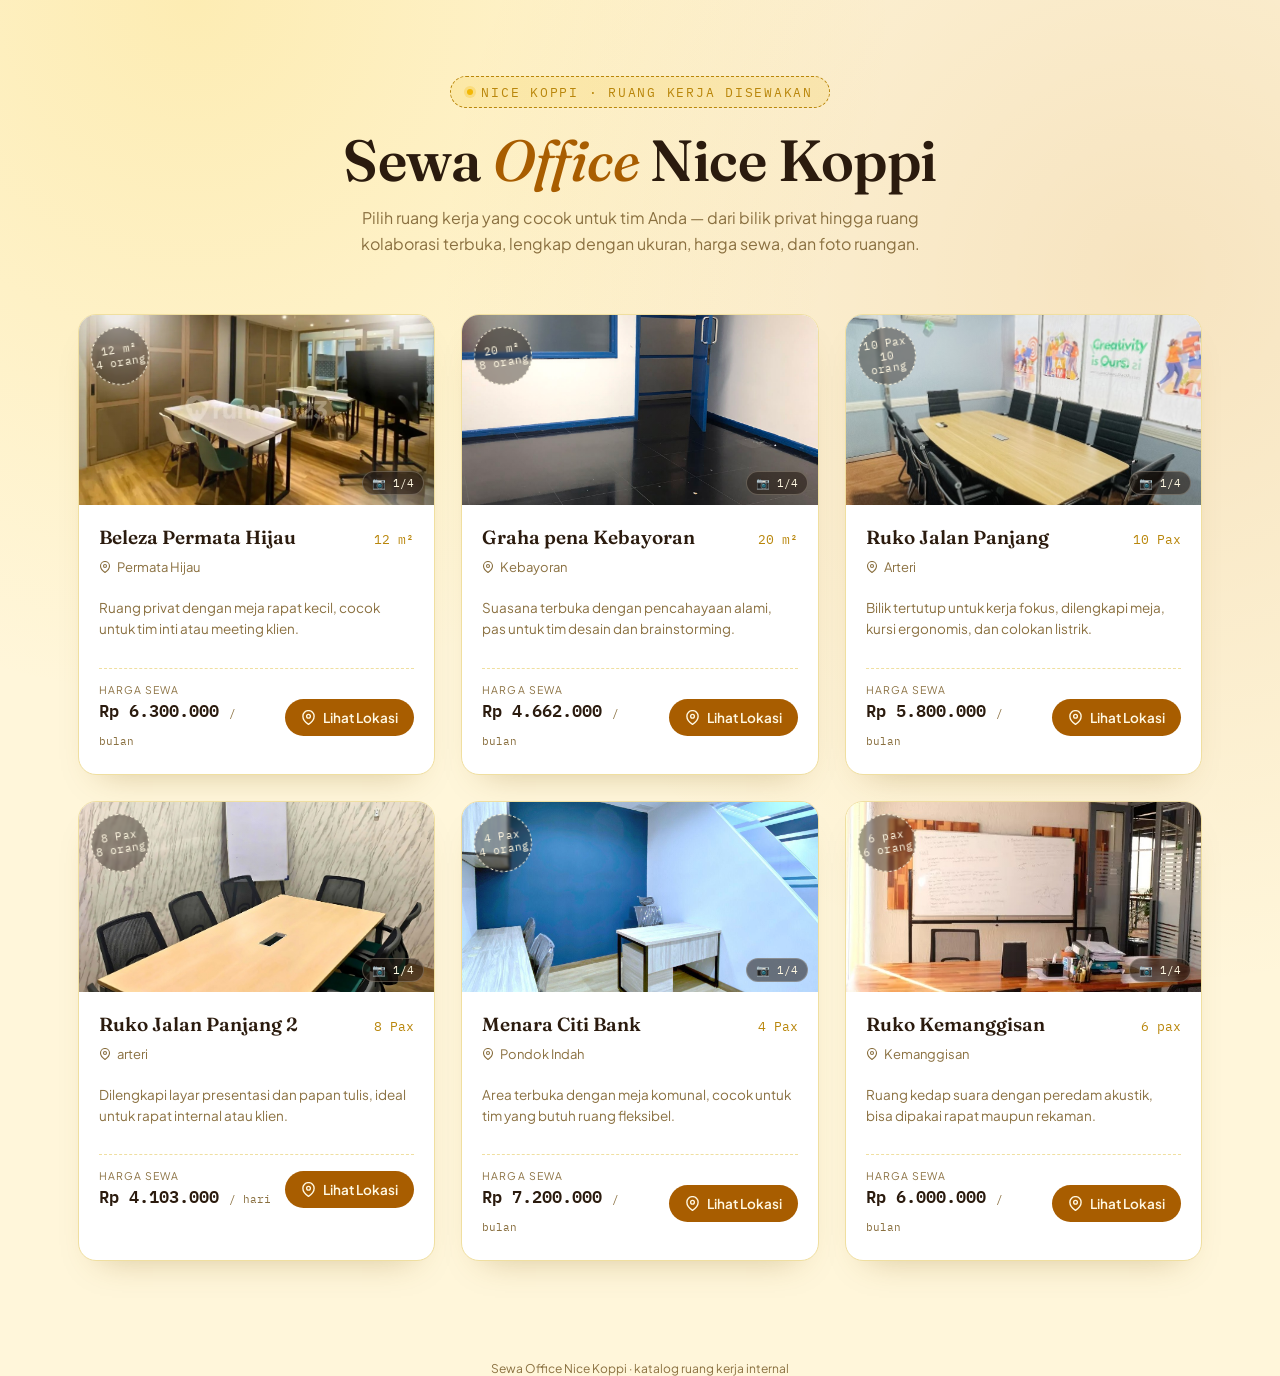
<file: office.html>
<!DOCTYPE html>
<html lang="id">
<head>
<meta charset="UTF-8">
<meta name="viewport" content="width=device-width, initial-scale=1.0">
<title>Sewa Office — Nice Koppi</title>
<link rel="preconnect" href="https://fonts.googleapis.com">
<link href="https://fonts.googleapis.com/css2?family=Fraunces:ital,opsz,wght@0,9..144,400;0,9..144,600;0,9..144,700;1,9..144,500&family=Plus+Jakarta+Sans:wght@400;500;600;700;800&family=IBM+Plex+Mono:wght@400;500;600&display=swap" rel="stylesheet">
<style>
  :root{
    --page:#FFF6DA;
    --surface:#FFFFFF;
    --surface-2:#FDECAF;
    --ink:#2B1B0E;
    --muted:#8A7040;
    --gold:#F2B705;
    --gold-deep:#B9860B;
    --rust:#A85D00;
    --cream:#FFF8E2;
    --line:#F0DFA0;
    --radius:18px;
  }
  *{ box-sizing:border-box; }
  body{
    margin:0; background:var(--page); color:var(--ink);
    font-family:"Plus Jakarta Sans",sans-serif;
    background-image:
      radial-gradient(circle at 15% 0%, rgba(245,197,24,.20), transparent 40%),
      radial-gradient(circle at 90% 20%, rgba(184,93,0,.12), transparent 45%);
  }
  .wrap{ max-width:1180px; margin:0 auto; padding:0 28px; }
  a{ color:inherit; }

  /* ---------- HERO ---------- */
  .hero{ padding:76px 28px 48px; text-align:center; }
  .eyebrow{
    display:inline-flex; align-items:center; gap:8px;
    font-family:"IBM Plex Mono",monospace; font-size:12.5px; letter-spacing:.14em;
    text-transform:uppercase; color:var(--gold-deep);
    border:1px dashed var(--gold-deep); border-radius:999px; padding:7px 16px;
    background:rgba(242,183,5,.14);
  }
  .eyebrow .dot{ width:6px; height:6px; border-radius:50%; background:var(--gold); box-shadow:0 0 0 3px rgba(242,183,5,.25); }
  h1{
    font-family:"Fraunces",serif; font-weight:600; font-size:clamp(34px,5.5vw,58px);
    line-height:1.05; margin:22px 0 14px; letter-spacing:-.01em;
  }
  h1 em{ font-style:italic; font-weight:500; color:var(--rust); }
  .hero p{ max-width:560px; margin:0 auto; color:var(--muted); font-size:16px; line-height:1.65; }

  /* ---------- GRID ---------- */
  #app{ padding:8px 28px 100px; }
  .grid{
    display:grid; grid-template-columns:repeat(auto-fill,minmax(300px,1fr));
    gap:26px; max-width:1180px; margin:0 auto;
  }

  .card{
    background:var(--surface); border:1px solid var(--line); border-radius:var(--radius);
    overflow:hidden; display:flex; flex-direction:column;
    box-shadow:0 18px 34px -22px rgba(120,86,10,.35);
  }

  /* photo + stamp */
  .photo-btn{ all:unset; cursor:pointer; display:block; position:relative; }
  .photo{
    position:relative; height:190px; width:100%;
    background:linear-gradient(135deg,var(--photo-a,#F2B705),var(--photo-b,#8A5E00));
    display:flex; align-items:center; justify-content:center; overflow:hidden;
  }
  .photo img{ width:100%; height:100%; object-fit:cover; }
  .photo .grain{
    position:absolute; inset:0;
    background:radial-gradient(circle at 30% 20%, rgba(255,255,255,.10), transparent 55%);
  }
  .stamp{
    position:absolute; top:12px; left:12px; width:58px; height:58px; border-radius:50%;
    border:1.5px dashed var(--cream); color:var(--cream);
    display:flex; align-items:center; justify-content:center; text-align:center;
    transform:rotate(-9deg); font-family:"IBM Plex Mono",monospace;
    background:rgba(33,22,16,.42); backdrop-filter:blur(1px);
    font-size:11px; line-height:1.15; letter-spacing:.02em;
  }
  .stack-badge{
    position:absolute; bottom:10px; right:10px;
    font-family:"IBM Plex Mono",monospace; font-size:11px;
    background:rgba(33,22,16,.55); color:var(--cream);
    padding:4px 9px; border-radius:999px; border:1px solid rgba(244,233,214,.25);
  }
  .zoom-hint{
    position:absolute; inset:0; display:flex; align-items:flex-end; justify-content:center;
    padding-bottom:14px; opacity:0; transition:opacity .18s ease;
    background:linear-gradient(180deg, transparent 40%, rgba(20,13,9,.55));
    font-family:"IBM Plex Mono",monospace; font-size:12px; color:var(--cream);
  }
  .photo-btn:hover .zoom-hint{ opacity:1; }

  /* body */
  .body{ padding:20px 20px 22px; display:flex; flex-direction:column; gap:10px; }
  .name-row{ display:flex; align-items:baseline; justify-content:space-between; gap:10px; }
  .name{ font-family:"Fraunces",serif; font-weight:600; font-size:19px; }
  .size-tag{
    font-family:"IBM Plex Mono",monospace; font-size:12.5px; color:var(--gold-deep);
    white-space:nowrap;
  }
  .loc{ font-size:13px; color:var(--muted); display:flex; align-items:center; gap:6px; }
  .desc{ font-size:13.5px; color:var(--muted); line-height:1.55; }

  .tear{
    border-top:1.5px dashed var(--line); margin-top:4px; padding-top:14px;
    display:flex; align-items:center; justify-content:space-between; gap:10px;
  }
  .price-block{ display:flex; flex-direction:column; }
  .price-label{ font-size:10.5px; text-transform:uppercase; letter-spacing:.1em; color:var(--muted); }
  .price{ font-family:"IBM Plex Mono",monospace; font-weight:600; font-size:17px; color:var(--ink); }
  .price span{ font-size:11px; color:var(--muted); font-weight:400; }

  .cta{
    display:inline-flex; align-items:center; gap:7px; white-space:nowrap;
    background:var(--rust); color:var(--cream); text-decoration:none;
    padding:10px 16px; border-radius:999px; font-size:13.5px; font-weight:600;
    transition:opacity .15s ease;
  }
  .cta:hover{ opacity:.86; }

  /* ---------- MODAL ---------- */
  .modal-overlay{
    position:fixed; inset:0; background:rgba(15,10,7,.82); backdrop-filter:blur(3px);
    display:flex; align-items:center; justify-content:center; z-index:100;
    opacity:0; pointer-events:none; transition:opacity .18s ease; padding:24px;
  }
  .modal-overlay.open{ opacity:1; pointer-events:auto; }
  .modal{
    background:var(--surface); border:1px solid var(--line); border-radius:20px;
    max-width:640px; width:100%; overflow:hidden;
  }
  .modal-slides{ position:relative; height:380px; background:var(--surface-2); }
  .slide{
    position:absolute; inset:0; opacity:0; transition:opacity .25s ease;
    display:flex; align-items:center; justify-content:center;
    background:linear-gradient(135deg,var(--photo-a,#F2B705),var(--photo-b,#8A5E00));
  }
  .slide.active{ opacity:1; }
  .slide img{ width:100%; height:100%; object-fit:cover; }
  .modal-close{
    position:absolute; top:14px; right:14px; width:34px; height:34px; border-radius:50%;
    background:rgba(15,10,7,.55); color:var(--cream); display:flex; align-items:center;
    justify-content:center; cursor:pointer; z-index:2; font-size:15px;
  }
  .modal-nav{
    position:absolute; top:50%; transform:translateY(-50%); width:38px; height:38px;
    border-radius:50%; background:rgba(15,10,7,.55); color:var(--cream);
    display:flex; align-items:center; justify-content:center; cursor:pointer;
    font-size:20px; z-index:2; user-select:none;
  }
  .modal-nav.prev{ left:14px; } .modal-nav.next{ right:14px; }
  .dots{
    position:absolute; bottom:14px; left:0; right:0; display:flex; gap:6px;
    justify-content:center; z-index:2;
  }
  .dots span{ width:6px; height:6px; border-radius:50%; background:rgba(244,233,214,.35); }
  .dots span.active{ background:var(--cream); width:18px; border-radius:4px; }
  .modal-info{ padding:18px 22px 22px; display:flex; align-items:center; justify-content:space-between; gap:14px; }
  .modal-info h4{ font-family:"Fraunces",serif; font-weight:600; font-size:18px; margin:0; }
  .modal-info .price{ font-family:"IBM Plex Mono",monospace; color:var(--gold-deep); font-size:15px; }

  footer{ padding:36px 28px 60px; text-align:center; }
  .note{
    max-width:640px; margin:0 auto 18px; font-size:12.5px; color:var(--muted);
    border:1px dashed var(--line); border-radius:14px; padding:14px 18px; text-align:left;
  }
  .note code{ background:var(--surface-2); padding:1px 5px; border-radius:4px; }
  footer .credit{ font-size:12px; color:var(--muted); }

  @media (max-width:520px){
    .modal-slides{ height:260px; }
  }
</style>
</head>
<body>

<div class="wrap hero">
  <span class="eyebrow"><span class="dot"></span>Nice Koppi · Ruang Kerja Disewakan</span>
  <h1>Sewa <em>Office</em> Nice Koppi</h1>
  <p>Pilih ruang kerja yang cocok untuk tim Anda — dari bilik privat hingga ruang kolaborasi terbuka, lengkap dengan ukuran, harga sewa, dan foto ruangan.</p>
</div>

<div class="wrap" id="app"></div>

<footer class="wrap">
  <div class="credit">Sewa Office Nice Koppi · katalog ruang kerja internal</div>
</footer>

<!-- MODAL -->
<div class="modal-overlay" id="modalOverlay">
  <div class="modal" onclick="event.stopPropagation()">
    <div class="modal-slides" id="modalSlides">
      <div class="modal-close" id="modalClose">✕</div>
      <div class="modal-nav prev" id="modalPrev">‹</div>
      <div class="modal-nav next" id="modalNext">›</div>
      <div class="dots" id="modalDots"></div>
    </div>
    <div class="modal-info">
      <h4 id="modalName"></h4>
      <span class="price" id="modalPrice"></span>
    </div>
  </div>
</div>

<script>
// ---------- DATA ----------
// Tiap ruangan punya minimal 3 slot "photos" untuk carousel (di sini disiapkan 4).
// Isi string kosong "" dengan path foto Anda, contoh "foto/eksekutif-1.jpg".
const DATA = [
  {
    name:"Beleza Permata Hijau", size:"12 m²", capacity:"4 orang",
    price:"Rp 6.300.000", period:"/ bulan", loc:"Permata Hijau",
    desc:"Ruang privat dengan meja rapat kecil, cocok untuk tim inti atau meeting klien.",
    pa:"#F2B705", pb:"#8A5E00",
    photos:["beleza1.jpg","beleza2.jpg","beleza3.jpg",""],
    wa:"https://maps.app.goo.gl/PLJEW61KaJi2i3AW9"
  },
  {
    name:"Graha pena Kebayoran", size:"20 m²", capacity:"8 orang",
    price:"Rp 4.662.000", period:"/ bulan", loc:"Kebayoran",
    desc:"Suasana terbuka dengan pencahayaan alami, pas untuk tim desain dan brainstorming.",
    pa:"#F7C948", pb:"#B9860B",
    photos:["pena1.jpg","pena2.jpeg","",""],
    wa:"https://maps.app.goo.gl/n9SKTXvBchji9DuQA"
  },
  {
    name:"Ruko Jalan Panjang", size:"10 Pax", capacity:"10 orang",
    price:"Rp 5.800.000", period:"/ bulan", loc:"Arteri",
    desc:"Bilik tertutup untuk kerja fokus, dilengkapi meja, kursi ergonomis, dan colokan listrik.",
    pa:"#F5C518", pb:"#7A5200",
    photos:["jlp1.jpg","foto/bilik-2.jpg","foto/bilik-3.jpg",""],
    wa:"https://maps.app.goo.gl/JMLdf2DHfo5UoozY7"
  },
  {
    name:"Ruko Jalan Panjang 2", size:"8 Pax", capacity:"8 orang",
    price:"Rp 4.103.000", period:"/ hari", loc:"arteri",
    desc:"Dilengkapi layar presentasi dan papan tulis, ideal untuk rapat internal atau klien.",
    pa:"#FAD35C", pb:"#A66F00",
    photos:["jpl2.jpg","foto/meeting-2.jpg","foto/meeting-3.jpg",""],
    wa:"https://maps.app.goo.gl/JMLdf2DHfo5UoozY7"
  },
  {
    name:"Menara Citi Bank", size:"4 Pax", capacity:"4 orang",
    price:"Rp 7.200.000", period:"/ bulan", loc:"Pondok Indah",
    desc:"Area terbuka dengan meja komunal, cocok untuk tim yang butuh ruang fleksibel.",
    pa:"#F3BE1E", pb:"#8F5D02",
    photos:["pi1.jpg","foto/openspace-2.jpg","foto/openspace-3.jpg",""],
    wa:"https://maps.app.goo.gl/omWDWAf7CEb3j6Hz9"
  },
  {
    name:"Ruko Kemanggisan", size:"6 pax", capacity:"6 orang",
    price:"Rp 6.000.000", period:"/ bulan", loc:"Kemanggisan",
    desc:"Ruang kedap suara dengan peredam akustik, bisa dipakai rapat maupun rekaman.",
    pa:"#F8D77A", pb:"#96650A",
    photos:["kemanggisan1.jpeg","kemanggisan2.jpg","foto/studio-3.jpg",""],
    wa:"https://maps.app.goo.gl/S3CujeyRHRnxsAyBA"
  },
];

// ---------- HELPERS ----------
function pinIcon(){
  return `<svg width="12" height="12" viewBox="0 0 24 24" fill="none" stroke="currentColor" stroke-width="2.2" stroke-linecap="round" stroke-linejoin="round"><path d="M21 10c0 7-9 13-9 13s-9-6-9-13a9 9 0 0 1 18 0Z"/><circle cx="12" cy="10" r="3"/></svg>`;
}
function locationLink(room){
  const query = room.mapsQuery || `${room.name} ${room.loc}`;
  return `https://www.google.com/maps/search/?api=1&query=${encodeURIComponent(query)}`;
}
function cardHTML(room){
  const photos = room.photos || [];
  const firstPhoto = photos[0] || "";
  const thumbInner = firstPhoto ? `<img src="${firstPhoto}" alt="${room.name}" loading="lazy">` : "";
  const modalPayload = { name:room.name, price:room.price, period:room.period, pa:room.pa, pb:room.pb, photos };
  return `
  <div class="card">
    <button class="photo-btn" onclick='openModal(${JSON.stringify(modalPayload).replace(/'/g,"&apos;")})'>
      <div class="photo" style="--photo-a:${room.pa};--photo-b:${room.pb}">
        ${thumbInner}
        <div class="grain"></div>
        <div class="stamp">${room.size}<br>${room.capacity}</div>
        <span class="stack-badge">📷 1/${photos.length}</span>
        <span class="zoom-hint">Lihat ${photos.length} foto →</span>
      </div>
    </button>
    <div class="body">
      <div class="name-row">
        <span class="name">${room.name}</span>
        <span class="size-tag">${room.size}</span>
      </div>
      <span class="loc">${pinIcon()} ${room.loc}</span>
      <p class="desc">${room.desc}</p>
      <div class="tear">
        <div class="price-block">
          <span class="price-label">Harga sewa</span>
          <span class="price">${room.price} <span>${room.period}</span></span>
        </div>
        <a class="cta" href="${locationLink(room)}" target="_blank" rel="noopener">
          <svg width="15" height="15" viewBox="0 0 24 24" fill="none" stroke="currentColor" stroke-width="2.2" stroke-linecap="round" stroke-linejoin="round"><path d="M21 10c0 7-9 13-9 13s-9-6-9-13a9 9 0 0 1 18 0Z"/><circle cx="12" cy="10" r="3"/></svg>
          Lihat Lokasi
        </a>
      </div>
    </div>
  </div>`;
}

// ---------- RENDER ----------
const app = document.getElementById("app");
let grid = document.createElement("div");
grid.className = "grid";
DATA.forEach(room=>{ grid.innerHTML += cardHTML(room); });
app.appendChild(grid);

// ---------- MODAL / CAROUSEL ----------
const overlay = document.getElementById("modalOverlay");
const slidesWrap = document.getElementById("modalSlides");
const dotsWrap = document.getElementById("modalDots");
const modalName = document.getElementById("modalName");
const modalPrice = document.getElementById("modalPrice");
let curSlide = 0, totalSlides = 3;

function openModal(data){
  modalName.textContent = data.name;
  modalPrice.textContent = `${data.price} ${data.period}`;
  curSlide = 0;
  const photos = data.photos || [];
  totalSlides = photos.length || 3;

  let slidesHTML = "";
  for(let i=0;i<totalSlides;i++){
    const src = photos[i] || "";
    const inner = src ? `<img src="${src}" alt="${data.name}">` : "";
    slidesHTML += `<div class="slide ${i===0?'active':''}" style="--photo-a:${data.pa};--photo-b:${data.pb}" data-i="${i}">${inner}</div>`;
  }
  slidesWrap.querySelectorAll(".slide").forEach(s=>s.remove());
  slidesWrap.insertAdjacentHTML("afterbegin", slidesHTML);

  dotsWrap.innerHTML = "";
  for(let i=0;i<totalSlides;i++){
    dotsWrap.innerHTML += `<span class="${i===0?'active':''}"></span>`;
  }

  overlay.classList.add("open");
}
function showSlide(i){
  const slides = slidesWrap.querySelectorAll(".slide");
  const dots = dotsWrap.querySelectorAll("span");
  curSlide = (i + totalSlides) % totalSlides;
  slides.forEach((s,idx)=>s.classList.toggle("active", idx===curSlide));
  dots.forEach((d,idx)=>d.classList.toggle("active", idx===curSlide));
}
document.getElementById("modalPrev").addEventListener("click", ()=>showSlide(curSlide-1));
document.getElementById("modalNext").addEventListener("click", ()=>showSlide(curSlide+1));
document.getElementById("modalClose").addEventListener("click", ()=>overlay.classList.remove("open"));
overlay.addEventListener("click", ()=>overlay.classList.remove("open"));

let touchStartX = 0;
slidesWrap.addEventListener("touchstart", e=>{ touchStartX = e.changedTouches[0].screenX; });
slidesWrap.addEventListener("touchend", e=>{
  const dx = e.changedTouches[0].screenX - touchStartX;
  if(Math.abs(dx) > 40) showSlide(curSlide + (dx < 0 ? 1 : -1));
});

document.addEventListener("keydown", e=>{
  if(!overlay.classList.contains("open")) return;
  if(e.key==="Escape") overlay.classList.remove("open");
  if(e.key==="ArrowRight") showSlide(curSlide+1);
  if(e.key==="ArrowLeft") showSlide(curSlide-1);
});
</script>
</body>
</html>
</file>
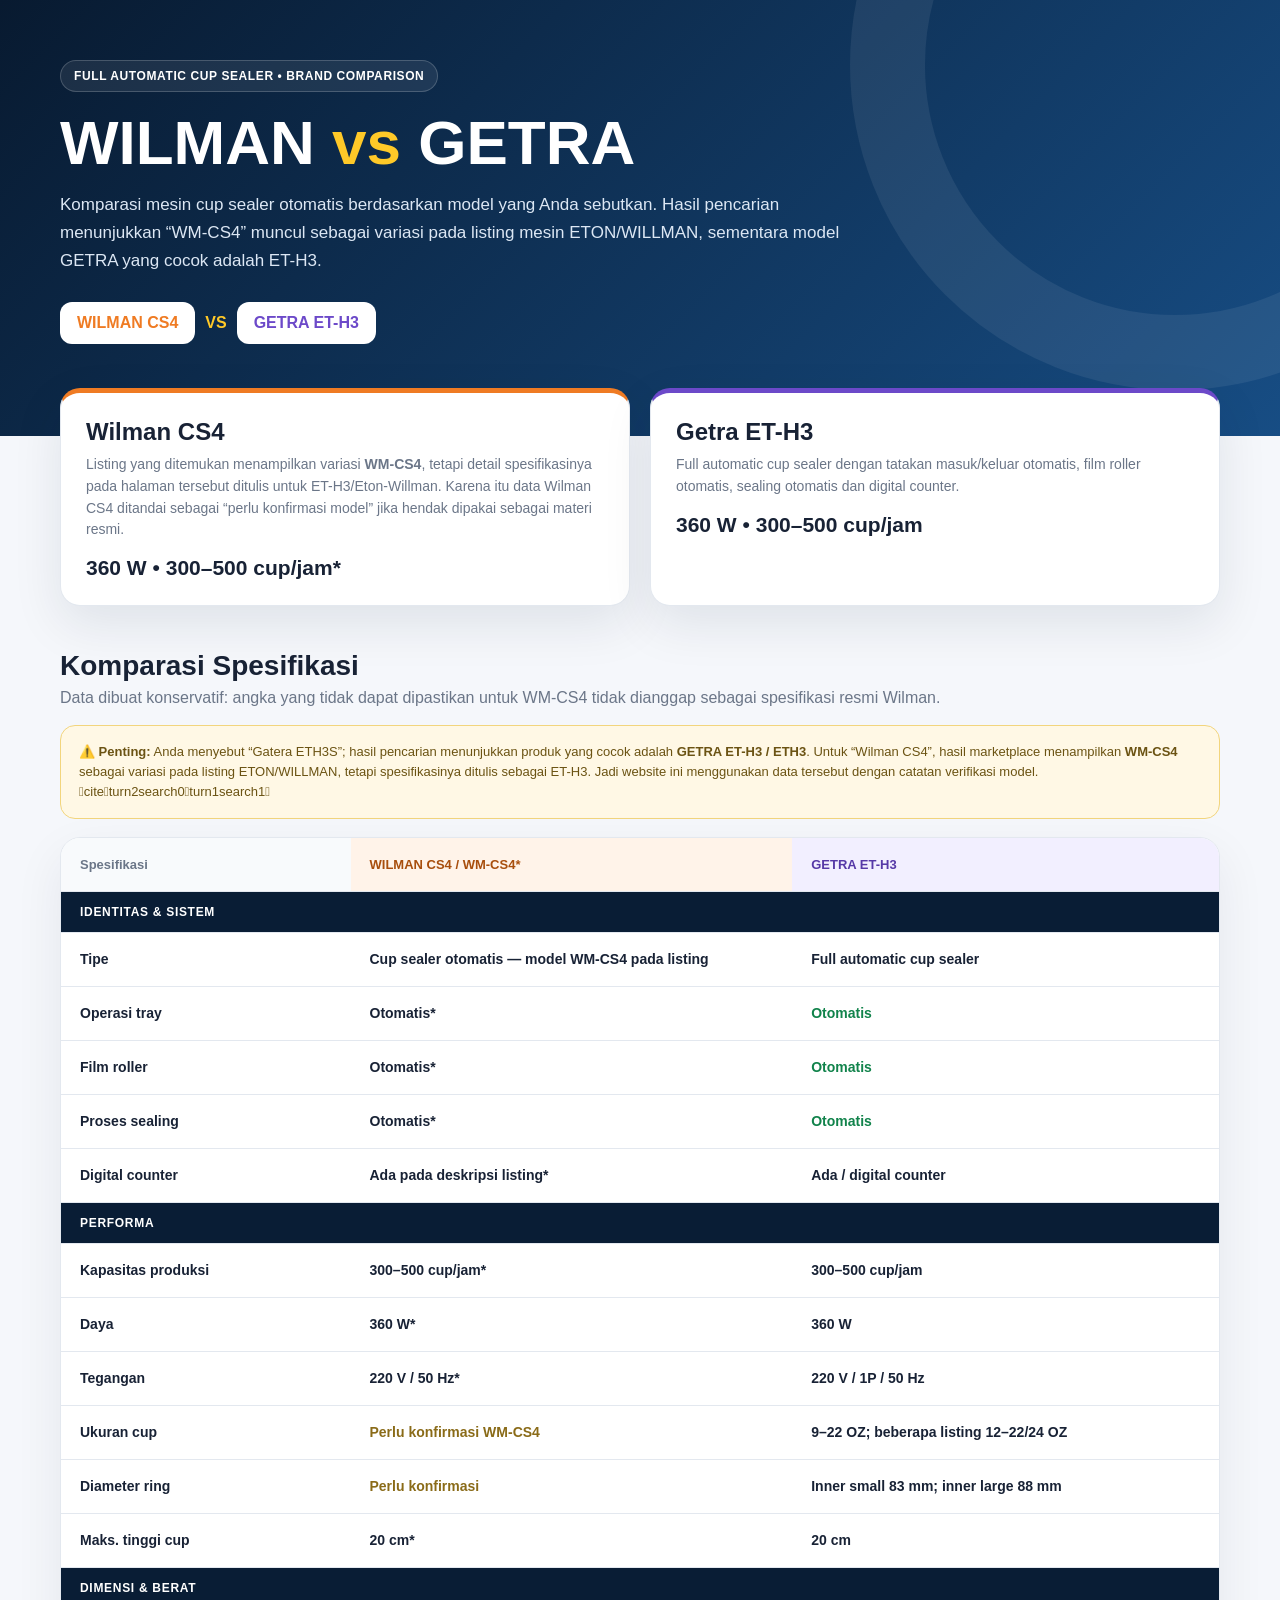
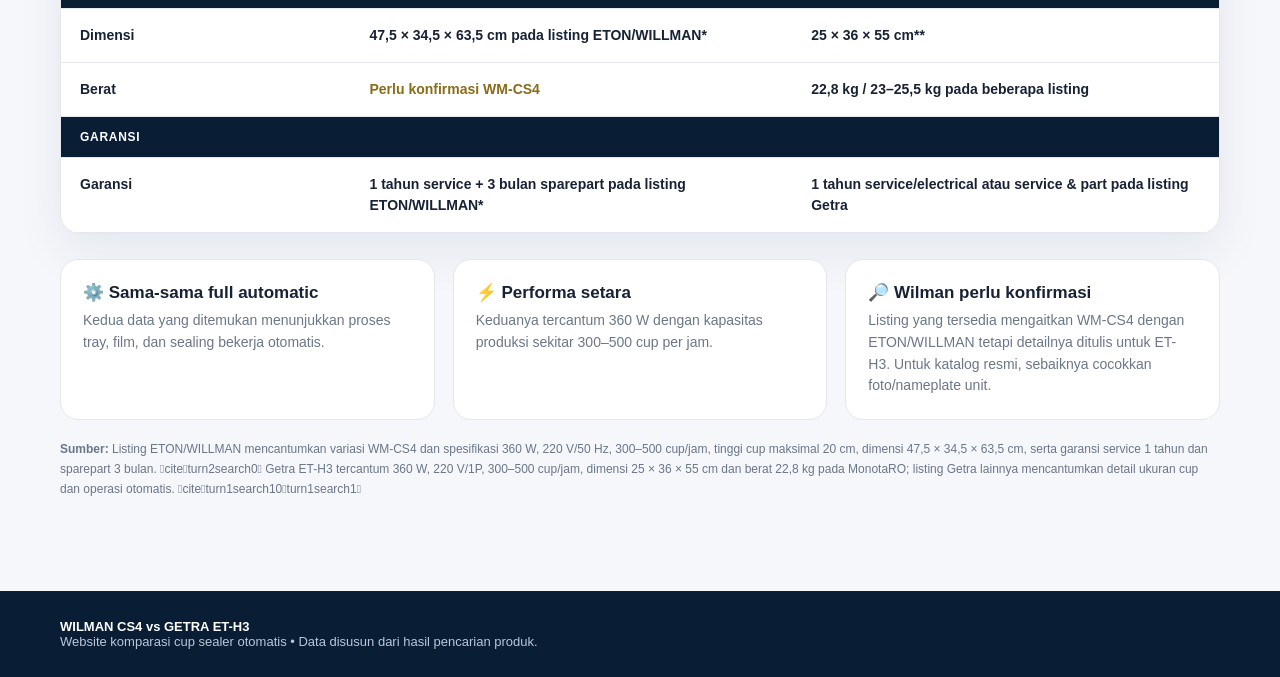
<file: Sealer.html>
<!doctype html>
<html lang="id">
<head>
<meta charset="utf-8"><meta name="viewport" content="width=device-width,initial-scale=1">
<title>Wilman CS4 vs Gatera / Getra ET-H3</title>
<style>
:root{--navy:#091d35;--blue:#1456a0;--orange:#ef7b23;--purple:#6c49c9;--bg:#f5f7fb;--text:#182235;--muted:#6b7688;--line:#e3e8ef;--green:#11834b}
*{box-sizing:border-box}body{margin:0;background:var(--bg);color:var(--text);font-family:Inter,Segoe UI,Arial,sans-serif}
.hero{background:linear-gradient(135deg,#081a30,#174d84);color:#fff;padding:60px 0 92px;position:relative;overflow:hidden}.hero:after{content:"";position:absolute;width:500px;height:500px;border:75px solid #ffffff12;border-radius:50%;right:-220px;top:-260px}
.container{width:min(1160px,92%);margin:auto;position:relative;z-index:1}.badge{display:inline-block;padding:8px 13px;border:1px solid #ffffff30;background:#ffffff14;border-radius:999px;font-size:12px;font-weight:800;letter-spacing:.6px}
h1{font-size:clamp(34px,5.5vw,62px);line-height:1;margin:20px 0 15px}.hero p{max-width:780px;color:#dce7f4;line-height:1.65;font-size:17px}.brands{display:flex;align-items:center;gap:10px;flex-wrap:wrap;margin-top:27px}.pill{background:#fff;color:var(--orange);padding:12px 17px;border-radius:12px;font-weight:900}.pill.getra{color:var(--purple)}.vs{font-weight:900;color:#ffc928}
main{padding-bottom:80px}.cards{display:grid;grid-template-columns:1fr 1fr;gap:20px;margin-top:-48px}.card{background:#fff;border:1px solid var(--line);border-radius:20px;padding:25px;box-shadow:0 18px 50px #0b1f3a18;border-top:5px solid var(--orange)}.card.getra{border-top-color:var(--purple)}.card h2{margin:0 0 8px}.card p{color:var(--muted);font-size:14px;line-height:1.55;margin:0}.metric{margin-top:15px;color:var(--muted);font-size:14px}.metric strong{font-size:21px;color:var(--text)}
section{margin-top:44px}section h2{font-size:28px;margin:0 0 7px}section>p{color:var(--muted);margin:0 0 18px}
.alert{background:#fff8e5;border:1px solid #f2d57d;color:#6b5313;border-radius:15px;padding:16px 18px;font-size:13px;line-height:1.55;margin-bottom:18px}
.table-wrap{background:#fff;border:1px solid var(--line);border-radius:20px;overflow:auto;box-shadow:0 18px 50px #0b1f3a12}table{border-collapse:collapse;width:100%;min-width:800px}th{padding:19px;text-align:left;background:#f8fafc;color:var(--muted);font-size:13px;border-bottom:1px solid var(--line)}th:nth-child(2){background:#fff3e9;color:#a84e0d}th:nth-child(3){background:#f2efff;color:#5639a7}td{padding:16px 19px;border-bottom:1px solid var(--line);font-size:14px;line-height:1.5;vertical-align:top}td:first-child{font-weight:800;width:25%}.w{font-weight:700}.g{font-weight:700}.win{color:var(--green)}.pending{color:#8a6b18;font-weight:700}.group td{background:var(--navy);color:#fff;font-weight:900;text-transform:uppercase;letter-spacing:.7px;font-size:12px;padding:11px 19px}
.highlights{display:grid;grid-template-columns:repeat(3,1fr);gap:18px;margin-top:25px}.highlight{background:#fff;border:1px solid var(--line);border-radius:18px;padding:22px}.highlight b{display:block;font-size:17px;margin-bottom:7px}.highlight span{font-size:14px;color:var(--muted);line-height:1.55}
.note{font-size:12px;color:var(--muted);line-height:1.65;margin-top:20px}footer{background:var(--navy);color:#b9c7d9;padding:28px 0;font-size:13px}footer strong{color:#fff}
@media(max-width:760px){.cards,.highlights{grid-template-columns:1fr}.hero{padding-top:45px}}
</style>
</head>
<body>
<header class="hero"><div class="container">
<span class="badge">FULL AUTOMATIC CUP SEALER • BRAND COMPARISON</span>
<h1>WILMAN <span style="color:#ffc928">vs</span> GETRA</h1>
<p>Komparasi mesin cup sealer otomatis berdasarkan model yang Anda sebutkan. Hasil pencarian menunjukkan “WM-CS4” muncul sebagai variasi pada listing mesin ETON/WILLMAN, sementara model GETRA yang cocok adalah ET-H3.</p>
<div class="brands"><span class="pill">WILMAN CS4</span><span class="vs">VS</span><span class="pill getra">GETRA ET-H3</span></div>
</div></header>

<main><div class="container">
<div class="cards">
<div class="card"><h2>Wilman CS4</h2><p>Listing yang ditemukan menampilkan variasi <b>WM-CS4</b>, tetapi detail spesifikasinya pada halaman tersebut ditulis untuk ET-H3/Eton-Willman. Karena itu data Wilman CS4 ditandai sebagai “perlu konfirmasi model” jika hendak dipakai sebagai materi resmi.</p><div class="metric"><strong>360 W • 300–500 cup/jam*</strong></div></div>
<div class="card getra"><h2>Getra ET-H3</h2><p>Full automatic cup sealer dengan tatakan masuk/keluar otomatis, film roller otomatis, sealing otomatis dan digital counter.</p><div class="metric"><strong>360 W • 300–500 cup/jam</strong></div></div>
</div>

<section><h2>Komparasi Spesifikasi</h2><p>Data dibuat konservatif: angka yang tidak dapat dipastikan untuk WM-CS4 tidak dianggap sebagai spesifikasi resmi Wilman.</p>
<div class="alert"><strong>⚠️ Penting:</strong> Anda menyebut “Gatera ETH3S”; hasil pencarian menunjukkan produk yang cocok adalah <strong>GETRA ET-H3 / ETH3</strong>. Untuk “Wilman CS4”, hasil marketplace menampilkan <strong>WM-CS4</strong> sebagai variasi pada listing ETON/WILLMAN, tetapi spesifikasinya ditulis sebagai ET-H3. Jadi website ini menggunakan data tersebut dengan catatan verifikasi model. citeturn2search0turn1search1</div>

<div class="table-wrap"><table>
<thead><tr><th>Spesifikasi</th><th>WILMAN CS4 / WM-CS4*</th><th>GETRA ET-H3</th></tr></thead>
<tbody>
<tr class="group"><td colspan="3">IDENTITAS & SISTEM</td></tr>
<tr><td>Tipe</td><td class="w">Cup sealer otomatis — model WM-CS4 pada listing</td><td class="g">Full automatic cup sealer</td></tr>
<tr><td>Operasi tray</td><td class="w">Otomatis*</td><td class="g win">Otomatis</td></tr>
<tr><td>Film roller</td><td class="w">Otomatis*</td><td class="g win">Otomatis</td></tr>
<tr><td>Proses sealing</td><td class="w">Otomatis*</td><td class="g win">Otomatis</td></tr>
<tr><td>Digital counter</td><td class="w">Ada pada deskripsi listing*</td><td class="g">Ada / digital counter</td></tr>

<tr class="group"><td colspan="3">PERFORMA</td></tr>
<tr><td>Kapasitas produksi</td><td class="w">300–500 cup/jam*</td><td class="g">300–500 cup/jam</td></tr>
<tr><td>Daya</td><td class="w">360 W*</td><td class="g">360 W</td></tr>
<tr><td>Tegangan</td><td class="w">220 V / 50 Hz*</td><td class="g">220 V / 1P / 50 Hz</td></tr>
<tr><td>Ukuran cup</td><td class="pending">Perlu konfirmasi WM-CS4</td><td class="g">9–22 OZ; beberapa listing 12–22/24 OZ</td></tr>
<tr><td>Diameter ring</td><td class="pending">Perlu konfirmasi</td><td class="g">Inner small 83 mm; inner large 88 mm</td></tr>
<tr><td>Maks. tinggi cup</td><td class="w">20 cm*</td><td class="g">20 cm</td></tr>

<tr class="group"><td colspan="3">DIMENSI & BERAT</td></tr>
<tr><td>Dimensi</td><td class="w">47,5 × 34,5 × 63,5 cm pada listing ETON/WILLMAN*</td><td class="g">25 × 36 × 55 cm**</td></tr>
<tr><td>Berat</td><td class="pending">Perlu konfirmasi WM-CS4</td><td class="g">22,8 kg / 23–25,5 kg pada beberapa listing</td></tr>

<tr class="group"><td colspan="3">GARANSI</td></tr>
<tr><td>Garansi</td><td class="w">1 tahun service + 3 bulan sparepart pada listing ETON/WILLMAN*</td><td class="g">1 tahun service/electrical atau service & part pada listing Getra</td></tr>
</tbody></table></div></section>

<div class="highlights">
<div class="highlight"><b>⚙️ Sama-sama full automatic</b><span>Kedua data yang ditemukan menunjukkan proses tray, film, dan sealing bekerja otomatis.</span></div>
<div class="highlight"><b>⚡ Performa setara</b><span>Keduanya tercantum 360 W dengan kapasitas produksi sekitar 300–500 cup per jam.</span></div>
<div class="highlight"><b>🔎 Wilman perlu konfirmasi</b><span>Listing yang tersedia mengaitkan WM-CS4 dengan ETON/WILLMAN tetapi detailnya ditulis untuk ET-H3. Untuk katalog resmi, sebaiknya cocokkan foto/nameplate unit.</span></div>
</div>

<p class="note"><strong>Sumber:</strong> Listing ETON/WILLMAN mencantumkan variasi WM-CS4 dan spesifikasi 360 W, 220 V/50 Hz, 300–500 cup/jam, tinggi cup maksimal 20 cm, dimensi 47,5 × 34,5 × 63,5 cm, serta garansi service 1 tahun dan sparepart 3 bulan. citeturn2search0 Getra ET-H3 tercantum 360 W, 220 V/1P, 300–500 cup/jam, dimensi 25 × 36 × 55 cm dan berat 22,8 kg pada MonotaRO; listing Getra lainnya mencantumkan detail ukuran cup dan operasi otomatis. citeturn1search10turn1search1</p>
</div></main>
<footer><div class="container"><strong>WILMAN CS4 vs GETRA ET-H3</strong><br>Website komparasi cup sealer otomatis • Data disusun dari hasil pencarian produk.</div></footer>
</body></html>
</file>
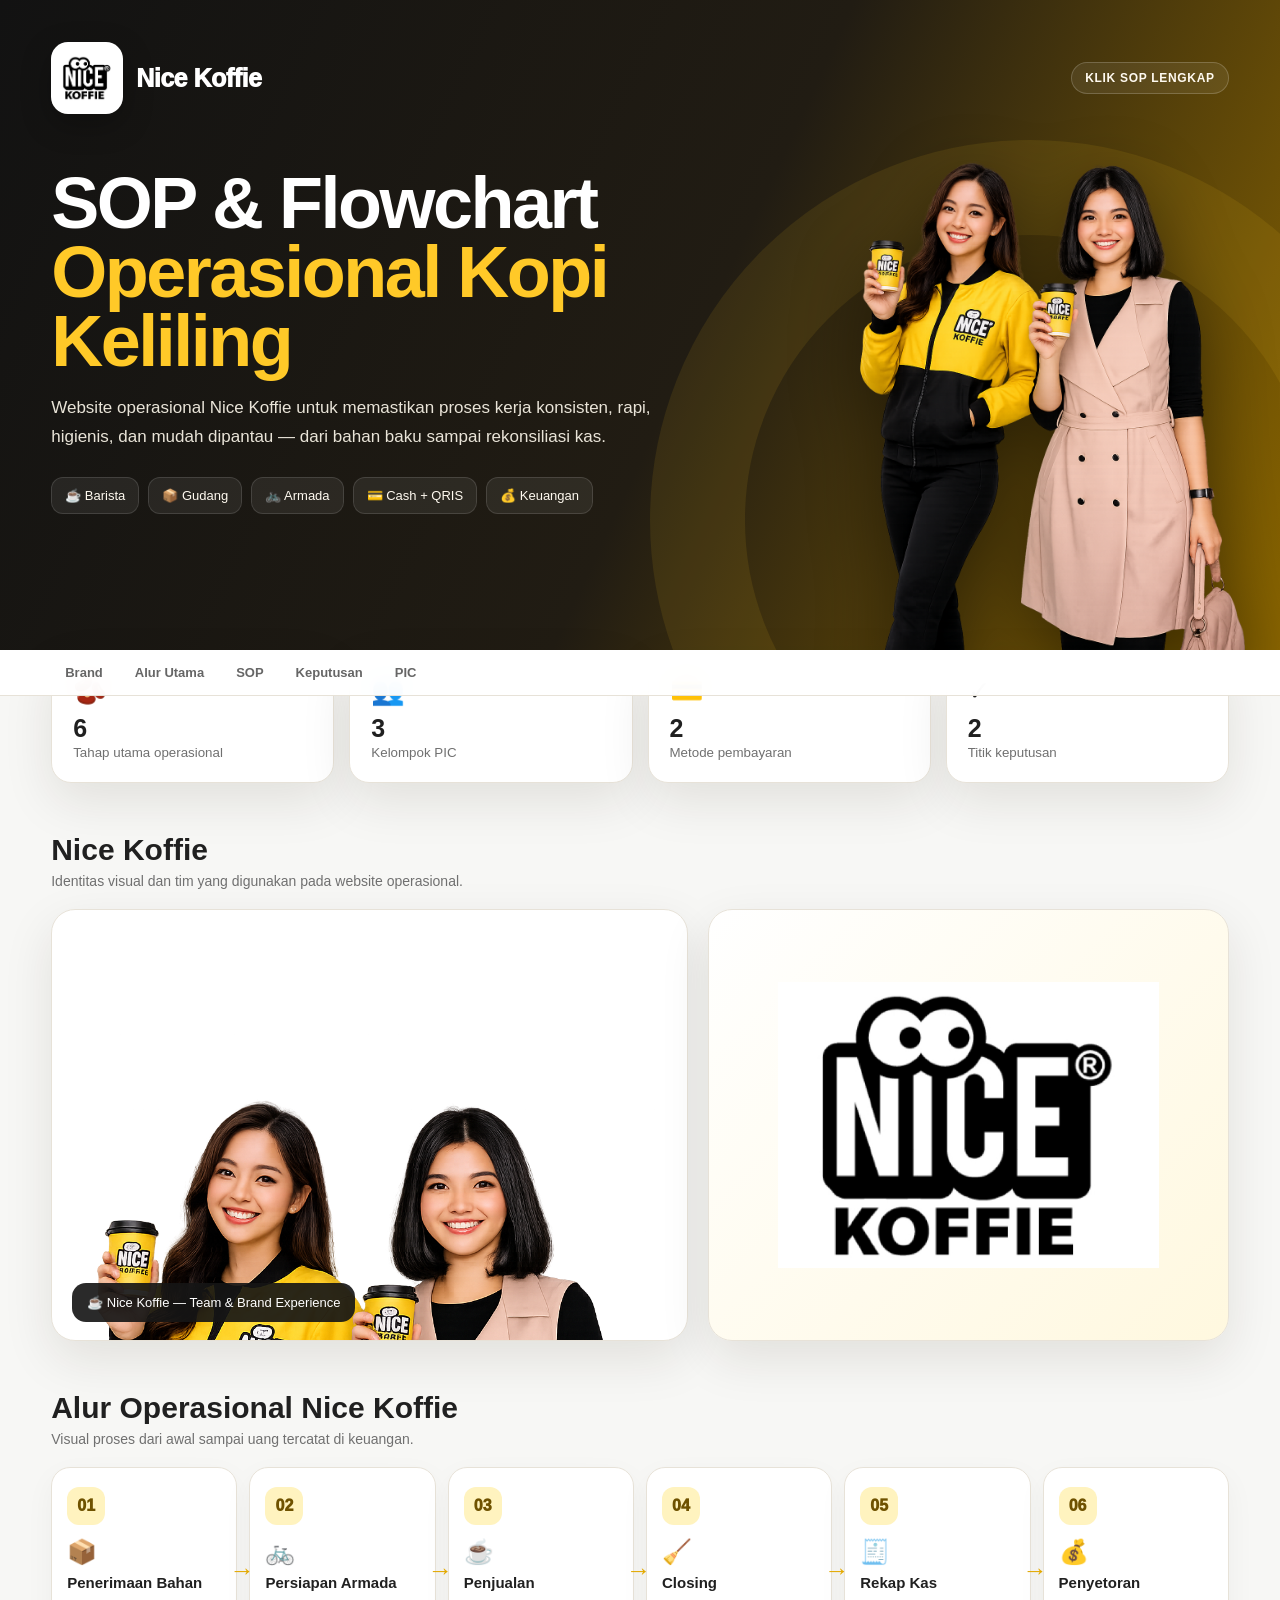
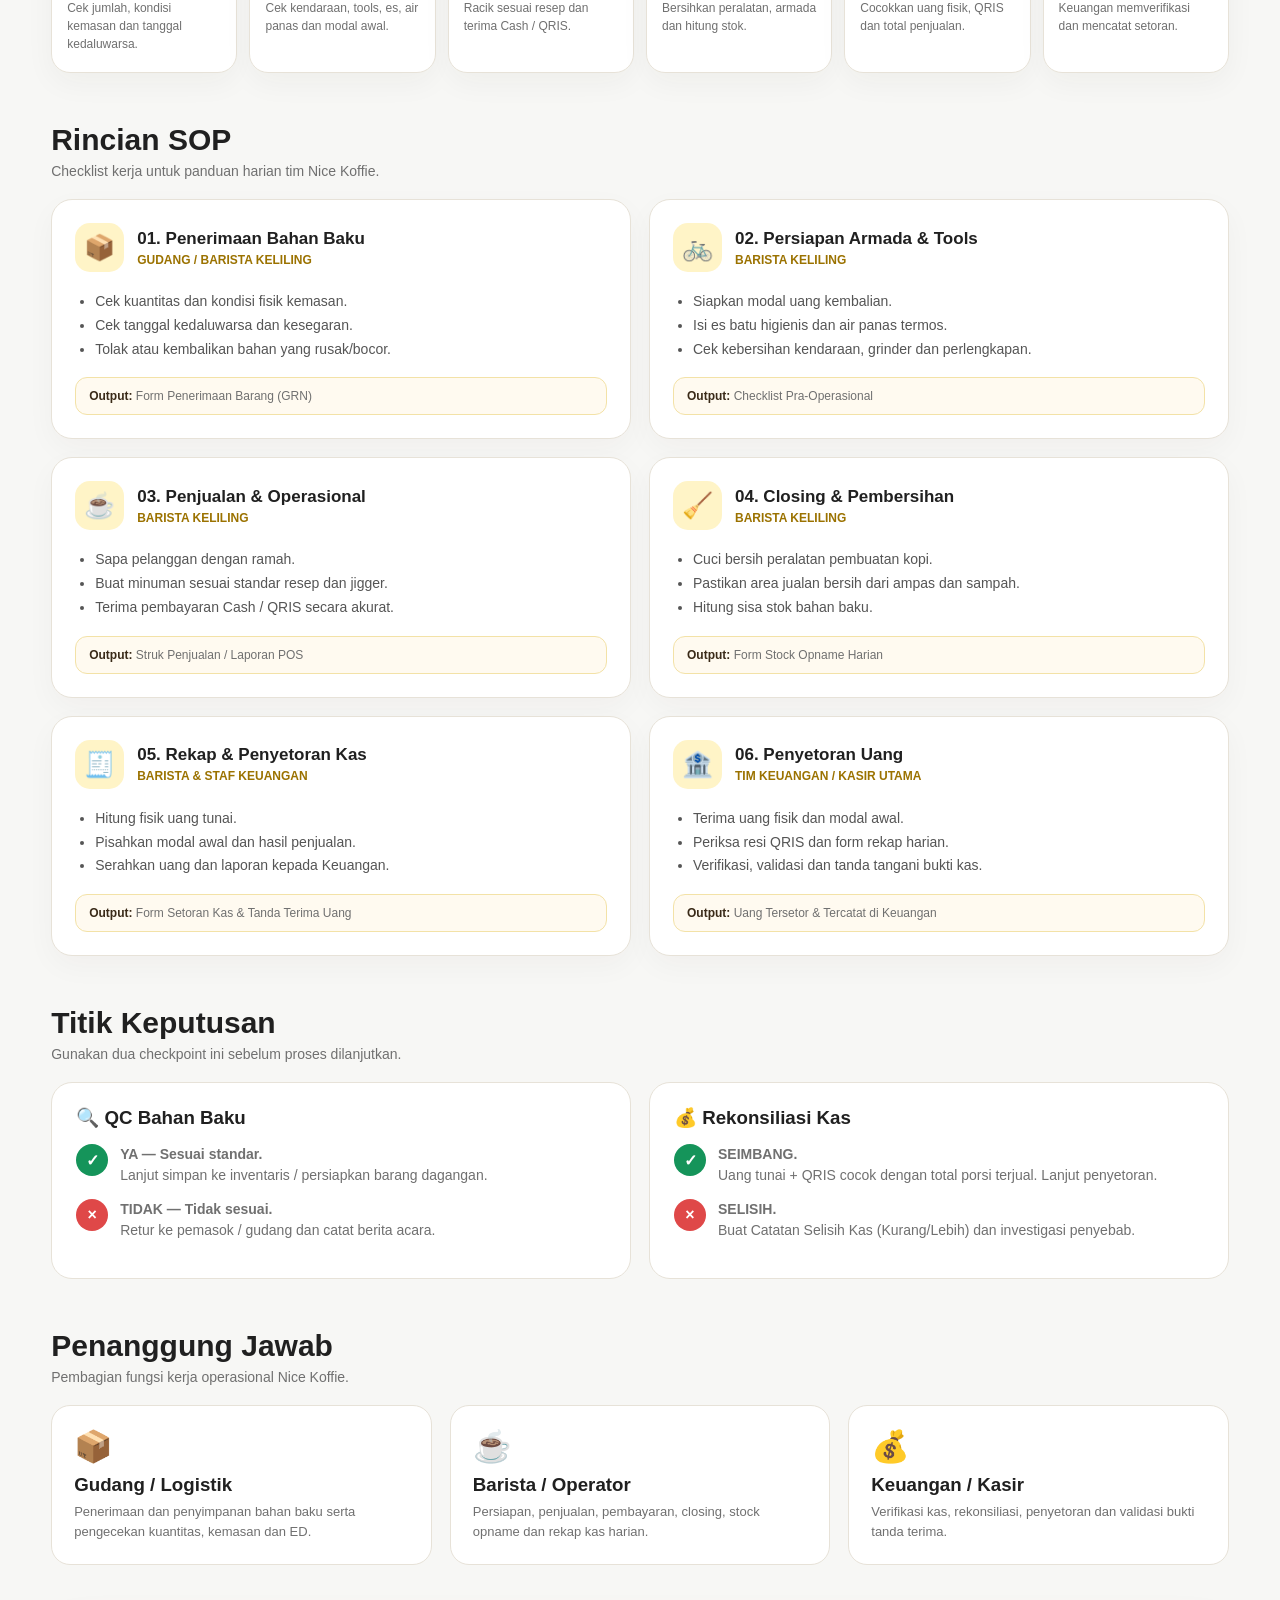
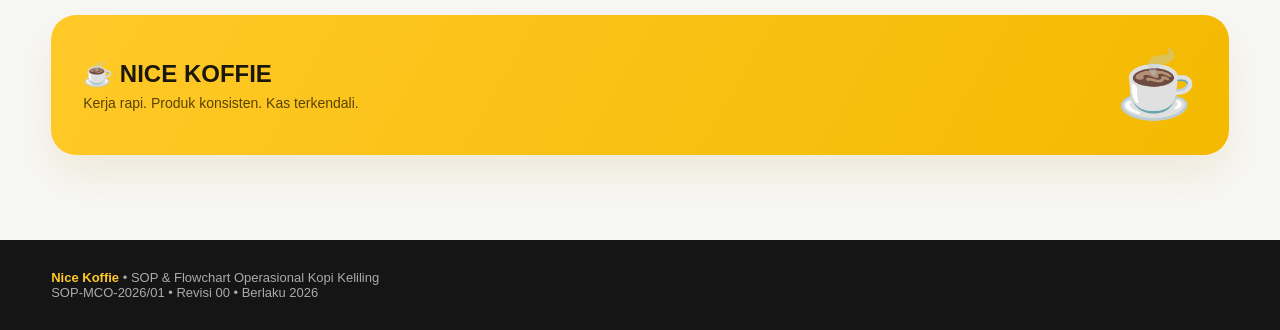
<file: sop.html>
<!doctype html>
<html lang="id">
<head>
<meta charset="utf-8">
<meta name="viewport" content="width=device-width,initial-scale=1">
<title>Nice Koffie — SOP & Flowchart Operasional</title>
<style>
span {
  color: #fffaf0;
}
:root{--yellow:#ffc928;--gold:#e3a900;--black:#151515;--brown:#3a2a18;--cream:#fff9e8;--bg:#f7f7f5;--card:#fff;--text:#202020;--muted:#707070;--line:#e7e2d8;--green:#15945a;--red:#df4848;--shadow:0 18px 50px rgba(35,25,5,.10)}
*{box-sizing:border-box}html{scroll-behavior:smooth}body{margin:0;background:var(--bg);color:var(--text);font-family:Inter,Segoe UI,Arial,sans-serif}
body:before{content:"";position:fixed;inset:0;pointer-events:none;background:radial-gradient(circle at 5% 5%,#ffc92818,transparent 25%),radial-gradient(circle at 95% 25%,#ffc92812,transparent 28%)}
.container{width:min(1180px,92%);margin:auto}
.hero{min-height:650px;background:linear-gradient(115deg,#121212 0%,#211c13 54%,#8a6500 100%);color:#fff;position:relative;overflow:hidden;padding:42px 0 80px}
.hero .container{position:relative;z-index:2}
.hero:after{content:"";position:absolute;inset:auto -130px -250px auto;width:570px;height:570px;border:95px solid #ffc92818;border-radius:50%}
.hero-top{display:flex;justify-content:space-between;align-items:center;gap:25px}
.brand{display:flex;align-items:center;gap:13px}.brand img{width:72px;height:72px;object-fit:contain;background:#fff;border-radius:17px;padding:5px;box-shadow:0 10px 30px #0004}.brand-name{font-size:25px;font-weight:950;letter-spacing:-.5px}
.badge{display:inline-flex;padding:8px 13px;border:1px solid #ffffff30;background:#ffffff12;border-radius:99px;font-size:12px;font-weight:900;letter-spacing:.7px}
.hero-copy{max-width:620px;margin-top:55px}.hero h1{font-size:clamp(42px,6vw,72px);line-height:.96;letter-spacing:-2.5px;margin:0 0 18px}.hero h1 span{color:var(--yellow)}.hero p{font-size:17px;line-height:1.7;color:#e9e4d8;margin:0}.meta{display:flex;gap:9px;flex-wrap:wrap;margin-top:25px}.meta span{background:#ffffff12;border:1px solid #ffffff20;border-radius:12px;padding:10px 13px;font-size:13px}
.hero-person{position:absolute;z-index:1;right:2%;bottom:-15px;height:min(630px,78vw);max-height:630px;filter:drop-shadow(0 20px 35px #0007);pointer-events:none}
.hero-person img{height:100%;width:auto;display:block}
.nav{position:sticky;top:0;z-index:30;background:#fffffff2;backdrop-filter:blur(15px);border-bottom:1px solid var(--line)}.nav .container{display:flex;gap:4px;overflow:auto}.nav a{padding:15px 14px;color:#666;text-decoration:none;font-weight:800;font-size:13px;white-space:nowrap}.nav a:hover{color:#9b7200}
main{padding-bottom:85px}.overview{display:grid;grid-template-columns:repeat(4,1fr);gap:15px;margin-top:-43px;position:relative;z-index:3}.stat{background:#fff;border:1px solid var(--line);border-radius:20px;padding:21px;box-shadow:var(--shadow);animation:rise .7s both}.stat:nth-child(2){animation-delay:.08s}.stat:nth-child(3){animation-delay:.16s}.stat:nth-child(4){animation-delay:.24s}.stat .ico{font-size:27px}.stat b{display:block;font-size:25px;margin-top:7px}.stat small{color:var(--muted)}
section{margin-top:50px}.section-head{display:flex;justify-content:space-between;align-items:end;margin-bottom:20px}.section-head h2{margin:0;font-size:30px}.section-head p{margin:6px 0 0;color:var(--muted);font-size:14px}
.flow{display:grid;grid-template-columns:repeat(6,1fr);gap:12px}.step{background:#fff;border:1px solid var(--line);border-radius:19px;padding:19px 15px;position:relative;box-shadow:0 10px 30px #3825000b;transition:.25s}.step:hover{transform:translateY(-7px);border-color:#e6bd37;box-shadow:0 18px 40px #8d680018}.step:not(:last-child):after{content:"→";position:absolute;right:-18px;top:50%;transform:translateY(-50%);font-size:25px;color:var(--gold);font-weight:900;z-index:2}.num{width:38px;height:38px;border-radius:12px;background:#fff3bf;display:grid;place-items:center;font-weight:950;color:#6f5200}.step .pic{font-size:24px;margin-top:13px}.step h3{font-size:15px;margin:8px 0}.step p{font-size:12px;color:var(--muted);line-height:1.5;margin:0}
.sop-grid{display:grid;grid-template-columns:repeat(2,1fr);gap:18px}.sop{background:#fff;border:1px solid var(--line);border-radius:21px;padding:23px;box-shadow:0 10px 30px #38250009;transition:.25s}.sop:hover{transform:translateY(-4px);box-shadow:var(--shadow)}.sop-head{display:flex;gap:13px;align-items:center}.sop-icon{width:49px;height:49px;border-radius:15px;background:#fff4c7;display:grid;place-items:center;font-size:25px}.sop h3{margin:0 0 4px;font-size:17px}.role{font-size:12px;color:#9b7200;font-weight:900}.sop ul{margin:18px 0 0;padding-left:20px;color:#555;font-size:14px;line-height:1.7}.output{margin-top:16px;background:#fffaf0;border:1px solid #f3e2a7;border-radius:12px;padding:11px 13px;font-size:12px;color:var(--muted)}.output strong{color:var(--brown)}
.decision{display:grid;grid-template-columns:1fr 1fr;gap:18px}.decision-card{background:#fff;border:1px solid var(--line);border-radius:21px;padding:24px}.decision-card h3{margin:0 0 15px}.branch{display:flex;gap:12px;align-items:flex-start;margin:13px 0}.branch .mark{width:32px;height:32px;border-radius:50%;display:grid;place-items:center;color:#fff;font-weight:900;flex:0 0 auto}.branch.y .mark{background:var(--green)}.branch.n .mark{background:var(--red)}.branch p{margin:0;color:var(--muted);font-size:14px;line-height:1.5}
.roles{display:grid;grid-template-columns:repeat(3,1fr);gap:18px}.role-card{background:#fff;border:1px solid var(--line);border-radius:19px;padding:22px;transition:.25s}.role-card:hover{transform:translateY(-5px);border-color:#e6bd37}.role-card .big{font-size:31px}.role-card h3{margin:9px 0 6px}.role-card p{margin:0;color:var(--muted);font-size:13px;line-height:1.55}
.brand-showcase{display:grid;grid-template-columns:1.1fr .9fr;gap:20px;align-items:stretch}.brand-photo,.brand-logo{background:#fff;border:1px solid var(--line);border-radius:24px;overflow:hidden;box-shadow:var(--shadow);position:relative}.brand-photo img{width:100%;height:430px;object-fit:cover;object-position:center top;display:block}.brand-photo .caption{position:absolute;left:20px;bottom:18px;background:#151515e8;color:#fff;border-radius:14px;padding:12px 15px;font-size:13px}.brand-logo{display:grid;place-items:center;background:linear-gradient(135deg,#fff,#fff8df);padding:35px}.brand-logo img{width:85%;max-width:430px;max-height:330px;object-fit:contain}.brand-logo .caption{position:absolute;left:20px;bottom:18px;color:#7a5b00;font-size:12px;font-weight:800}
.cta{margin-top:50px;border-radius:25px;padding:32px;background:linear-gradient(120deg,#ffc928,#f4b900);color:#1b170b;display:flex;justify-content:space-between;gap:25px;align-items:center;box-shadow:0 20px 45px #b887001f}.cta h2{margin:0 0 7px}.cta p{margin:0;color:#584300;font-size:14px}.cta .cup{font-size:65px}.footer{background:#151515;color:#aaa;padding:30px 0;font-size:13px}.footer strong{color:var(--yellow)}
@keyframes rise{from{opacity:0;transform:translateY(18px)}to{opacity:1;transform:none}}
@media(max-width:1000px){.hero-person{opacity:.42;right:-80px}.hero-copy{position:relative;z-index:3}.overview{grid-template-columns:repeat(2,1fr)}.flow{grid-template-columns:repeat(3,1fr)}.step:not(:last-child):after{display:none}.roles{grid-template-columns:1fr}.brand-showcase{grid-template-columns:1fr}}
@media(max-width:650px){.hero{min-height:690px}.hero-top{align-items:flex-start}.brand img{width:58px;height:58px}.brand-name{font-size:20px}.hero-person{height:520px;right:-100px;opacity:.38}.hero-copy{margin-top:40px}.overview{grid-template-columns:1fr}.flow{grid-template-columns:1fr}.sop-grid,.decision{grid-template-columns:1fr}.brand-photo img{height:380px}.cta{display:block}.cta .cup{margin-top:10px}}
</style>
</head>
<body>
<header class="hero">
  <div class="container">
    <div class="hero-top">
      <div class="brand">
        <img src="nice-koffie-logo.jpg" alt="Logo Nice Koffie">
        <div class="brand-name">Nice Koffie</div>
      </div>
      <a href="https://drive.google.com/drive/folders/1bzjsSTJPPsRQUe0MR4eHSC6693zTS4Un?usp=sharing"><span class="badge">KLIK SOP LENGKAP</span></a>
    </div>
    <div class="hero-copy">
      <h1>SOP & Flowchart<br><span>Operasional Kopi Keliling</span></h1>
      <p>Website operasional Nice Koffie untuk memastikan proses kerja konsisten, rapi, higienis, dan mudah dipantau — dari bahan baku sampai rekonsiliasi kas.</p>
      <div class="meta"><span>☕ Barista</span><span>📦 Gudang</span><span>🚲 Armada</span><span>💳 Cash + QRIS</span><span>💰 Keuangan</span></div>
    </div>
  </div>
  <div class="hero-person"><img src="nice-koffie-team.png" alt="Tim Nice Koffie"></div>
</header>

<nav class="nav"><div class="container">
<a href="#brand">Brand</a><a href="#flow">Alur Utama</a><a href="#sop">SOP</a><a href="#decision">Keputusan</a><a href="#roles">PIC</a>
</div></nav>

<main><div class="container">
<section class="overview">
<div class="stat"><div class="ico">🫘</div><b>6</b><small>Tahap utama operasional</small></div>
<div class="stat"><div class="ico">👥</div><b>3</b><small>Kelompok PIC</small></div>
<div class="stat"><div class="ico">💳</div><b>2</b><small>Metode pembayaran</small></div>
<div class="stat"><div class="ico">✓</div><b>2</b><small>Titik keputusan</small></div>
</section>

<section id="brand">
<div class="section-head"><div><h2>Nice Koffie</h2><p>Identitas visual dan tim yang digunakan pada website operasional.</p></div></div>
<div class="brand-showcase">
  <div class="brand-photo"><img src="nice-koffie-team.png" alt="Tim Nice Koffie memegang produk Nice Koffie"><div class="caption">☕ Nice Koffie — Team & Brand Experience</div></div>
  <div class="brand-logo"><img src="nice-koffie-logo.jpg" alt="Logo Nice Koffie"><div class="caption"></div></div>
</div>
</section>

<section id="flow">
<div class="section-head"><div><h2>Alur Operasional Nice Koffie</h2><p>Visual proses dari awal sampai uang tercatat di keuangan.</p></div></div>
<div class="flow">
<div class="step"><div class="num">01</div><div class="pic">📦</div><h3>Penerimaan Bahan</h3><p>Cek jumlah, kondisi kemasan dan tanggal kedaluwarsa.</p></div>
<div class="step"><div class="num">02</div><div class="pic">🚲</div><h3>Persiapan Armada</h3><p>Cek kendaraan, tools, es, air panas dan modal awal.</p></div>
<div class="step"><div class="num">03</div><div class="pic">☕</div><h3>Penjualan</h3><p>Racik sesuai resep dan terima Cash / QRIS.</p></div>
<div class="step"><div class="num">04</div><div class="pic">🧹</div><h3>Closing</h3><p>Bersihkan peralatan, armada dan hitung stok.</p></div>
<div class="step"><div class="num">05</div><div class="pic">🧾</div><h3>Rekap Kas</h3><p>Cocokkan uang fisik, QRIS dan total penjualan.</p></div>
<div class="step"><div class="num">06</div><div class="pic">💰</div><h3>Penyetoran</h3><p>Keuangan memverifikasi dan mencatat setoran.</p></div>
</div>
</section>

<section id="sop">
<div class="section-head"><div><h2>Rincian SOP</h2><p>Checklist kerja untuk panduan harian tim Nice Koffie.</p></div></div>
<div class="sop-grid">
<article class="sop"><div class="sop-head"><div class="sop-icon">📦</div><div><h3>01. Penerimaan Bahan Baku</h3><div class="role">GUDANG / BARISTA KELILING</div></div></div><ul><li>Cek kuantitas dan kondisi fisik kemasan.</li><li>Cek tanggal kedaluwarsa dan kesegaran.</li><li>Tolak atau kembalikan bahan yang rusak/bocor.</li></ul><div class="output"><strong>Output:</strong> Form Penerimaan Barang (GRN)</div></article>
<article class="sop"><div class="sop-head"><div class="sop-icon">🚲</div><div><h3>02. Persiapan Armada & Tools</h3><div class="role">BARISTA KELILING</div></div></div><ul><li>Siapkan modal uang kembalian.</li><li>Isi es batu higienis dan air panas termos.</li><li>Cek kebersihan kendaraan, grinder dan perlengkapan.</li></ul><div class="output"><strong>Output:</strong> Checklist Pra-Operasional</div></article>
<article class="sop"><div class="sop-head"><div class="sop-icon">☕</div><div><h3>03. Penjualan & Operasional</h3><div class="role">BARISTA KELILING</div></div></div><ul><li>Sapa pelanggan dengan ramah.</li><li>Buat minuman sesuai standar resep dan jigger.</li><li>Terima pembayaran Cash / QRIS secara akurat.</li></ul><div class="output"><strong>Output:</strong> Struk Penjualan / Laporan POS</div></article>
<article class="sop"><div class="sop-head"><div class="sop-icon">🧹</div><div><h3>04. Closing & Pembersihan</h3><div class="role">BARISTA KELILING</div></div></div><ul><li>Cuci bersih peralatan pembuatan kopi.</li><li>Pastikan area jualan bersih dari ampas dan sampah.</li><li>Hitung sisa stok bahan baku.</li></ul><div class="output"><strong>Output:</strong> Form Stock Opname Harian</div></article>
<article class="sop"><div class="sop-head"><div class="sop-icon">🧾</div><div><h3>05. Rekap & Penyetoran Kas</h3><div class="role">BARISTA & STAF KEUANGAN</div></div></div><ul><li>Hitung fisik uang tunai.</li><li>Pisahkan modal awal dan hasil penjualan.</li><li>Serahkan uang dan laporan kepada Keuangan.</li></ul><div class="output"><strong>Output:</strong> Form Setoran Kas & Tanda Terima Uang</div></article>
<article class="sop"><div class="sop-head"><div class="sop-icon">🏦</div><div><h3>06. Penyetoran Uang</h3><div class="role">TIM KEUANGAN / KASIR UTAMA</div></div></div><ul><li>Terima uang fisik dan modal awal.</li><li>Periksa resi QRIS dan form rekap harian.</li><li>Verifikasi, validasi dan tanda tangani bukti kas.</li></ul><div class="output"><strong>Output:</strong> Uang Tersetor & Tercatat di Keuangan</div></article>
</div>
</section>

<section id="decision">
<div class="section-head"><div><h2>Titik Keputusan</h2><p>Gunakan dua checkpoint ini sebelum proses dilanjutkan.</p></div></div>
<div class="decision">
<div class="decision-card"><h3>🔍 QC Bahan Baku</h3><div class="branch y"><div class="mark">✓</div><p><b>YA — Sesuai standar.</b><br>Lanjut simpan ke inventaris / persiapkan barang dagangan.</p></div><div class="branch n"><div class="mark">×</div><p><b>TIDAK — Tidak sesuai.</b><br>Retur ke pemasok / gudang dan catat berita acara.</p></div></div>
<div class="decision-card"><h3>💰 Rekonsiliasi Kas</h3><div class="branch y"><div class="mark">✓</div><p><b>SEIMBANG.</b><br>Uang tunai + QRIS cocok dengan total porsi terjual. Lanjut penyetoran.</p></div><div class="branch n"><div class="mark">×</div><p><b>SELISIH.</b><br>Buat Catatan Selisih Kas (Kurang/Lebih) dan investigasi penyebab.</p></div></div>
</div>
</section>

<section id="roles">
<div class="section-head"><div><h2>Penanggung Jawab</h2><p>Pembagian fungsi kerja operasional Nice Koffie.</p></div></div>
<div class="roles">
<div class="role-card"><div class="big">📦</div><h3>Gudang / Logistik</h3><p>Penerimaan dan penyimpanan bahan baku serta pengecekan kuantitas, kemasan dan ED.</p></div>
<div class="role-card"><div class="big">☕</div><h3>Barista / Operator</h3><p>Persiapan, penjualan, pembayaran, closing, stock opname dan rekap kas harian.</p></div>
<div class="role-card"><div class="big">💰</div><h3>Keuangan / Kasir</h3><p>Verifikasi kas, rekonsiliasi, penyetoran dan validasi bukti tanda terima.</p></div>
</div>
</section>

<div class="cta"><div><h2>☕ NICE KOFFIE</h2><p>Kerja rapi. Produk konsisten. Kas terkendali.</p></div><div class="cup">☕</div></div>
</div></main>
<footer class="footer"><div class="container"><strong>Nice Koffie</strong> • SOP & Flowchart Operasional Kopi Keliling<br>SOP-MCO-2026/01 • Revisi 00 • Berlaku 2026</div></footer>
</body>
</html>
</file>
